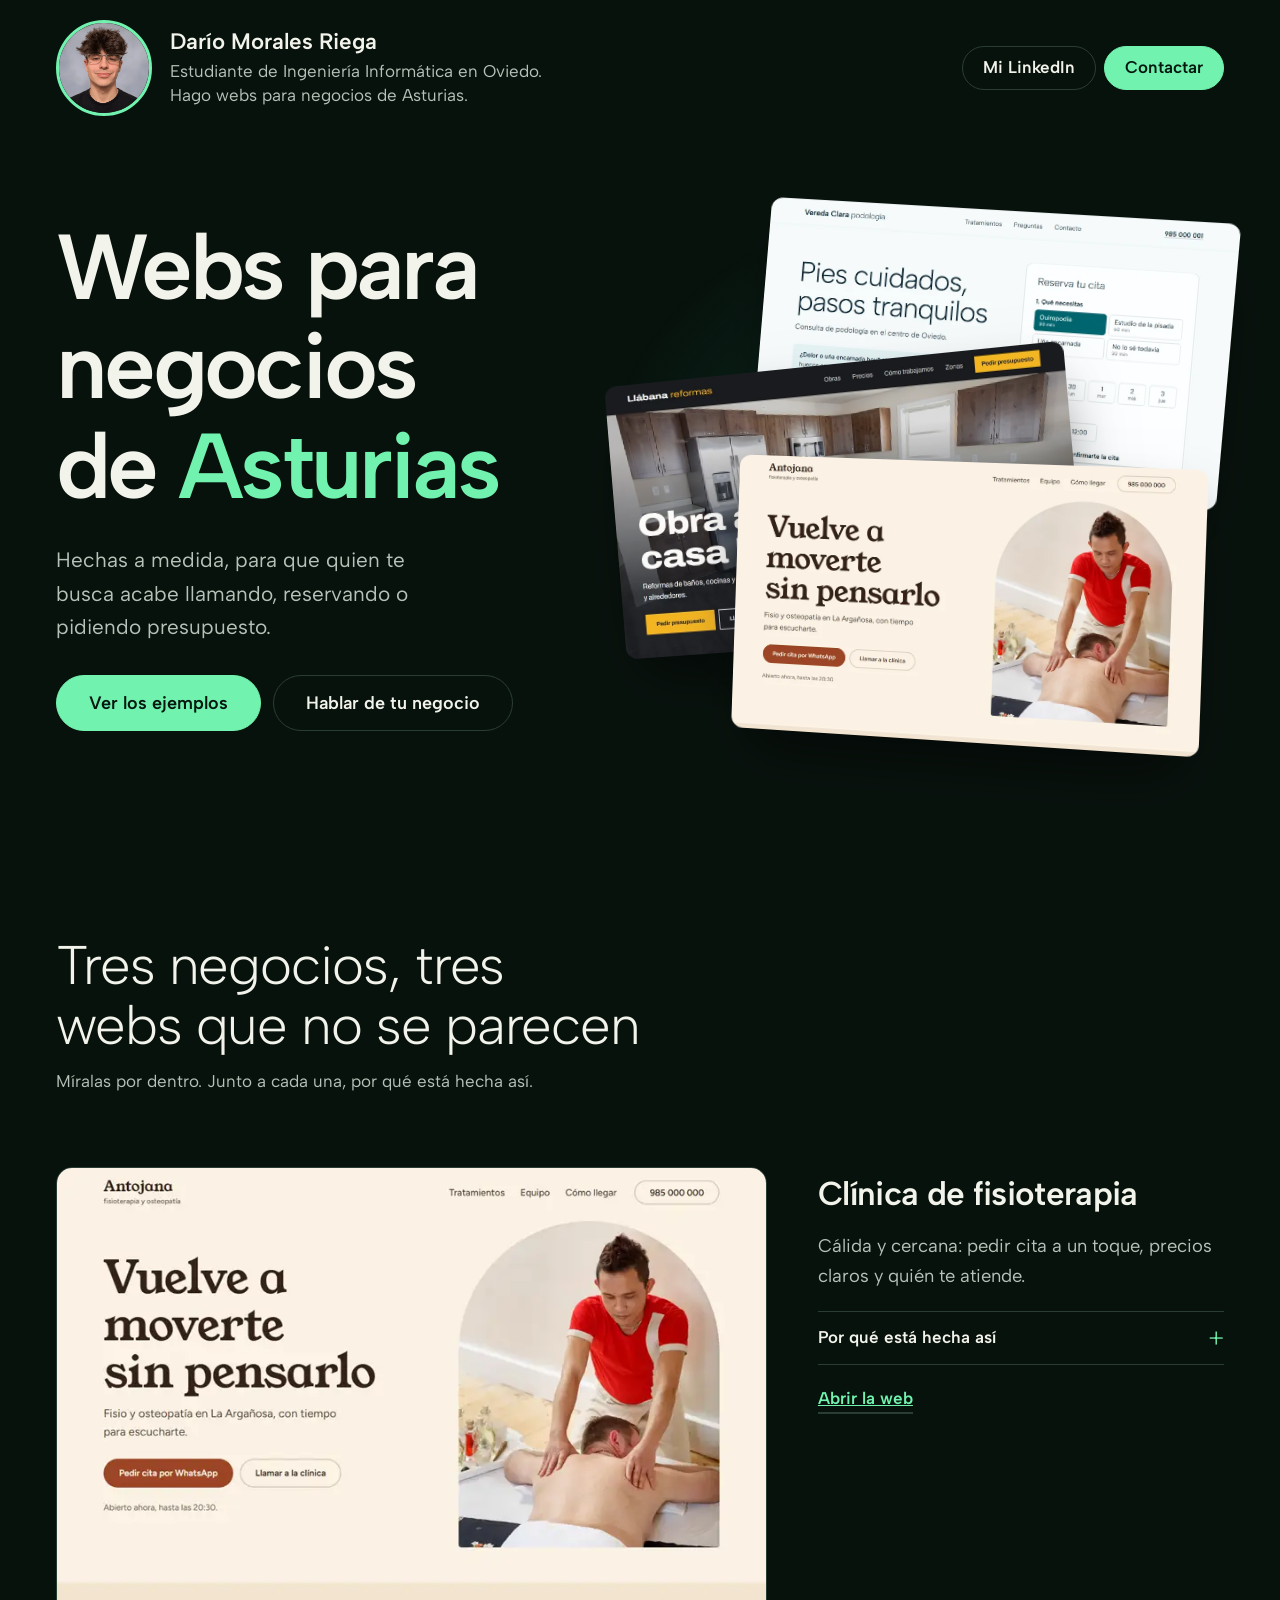
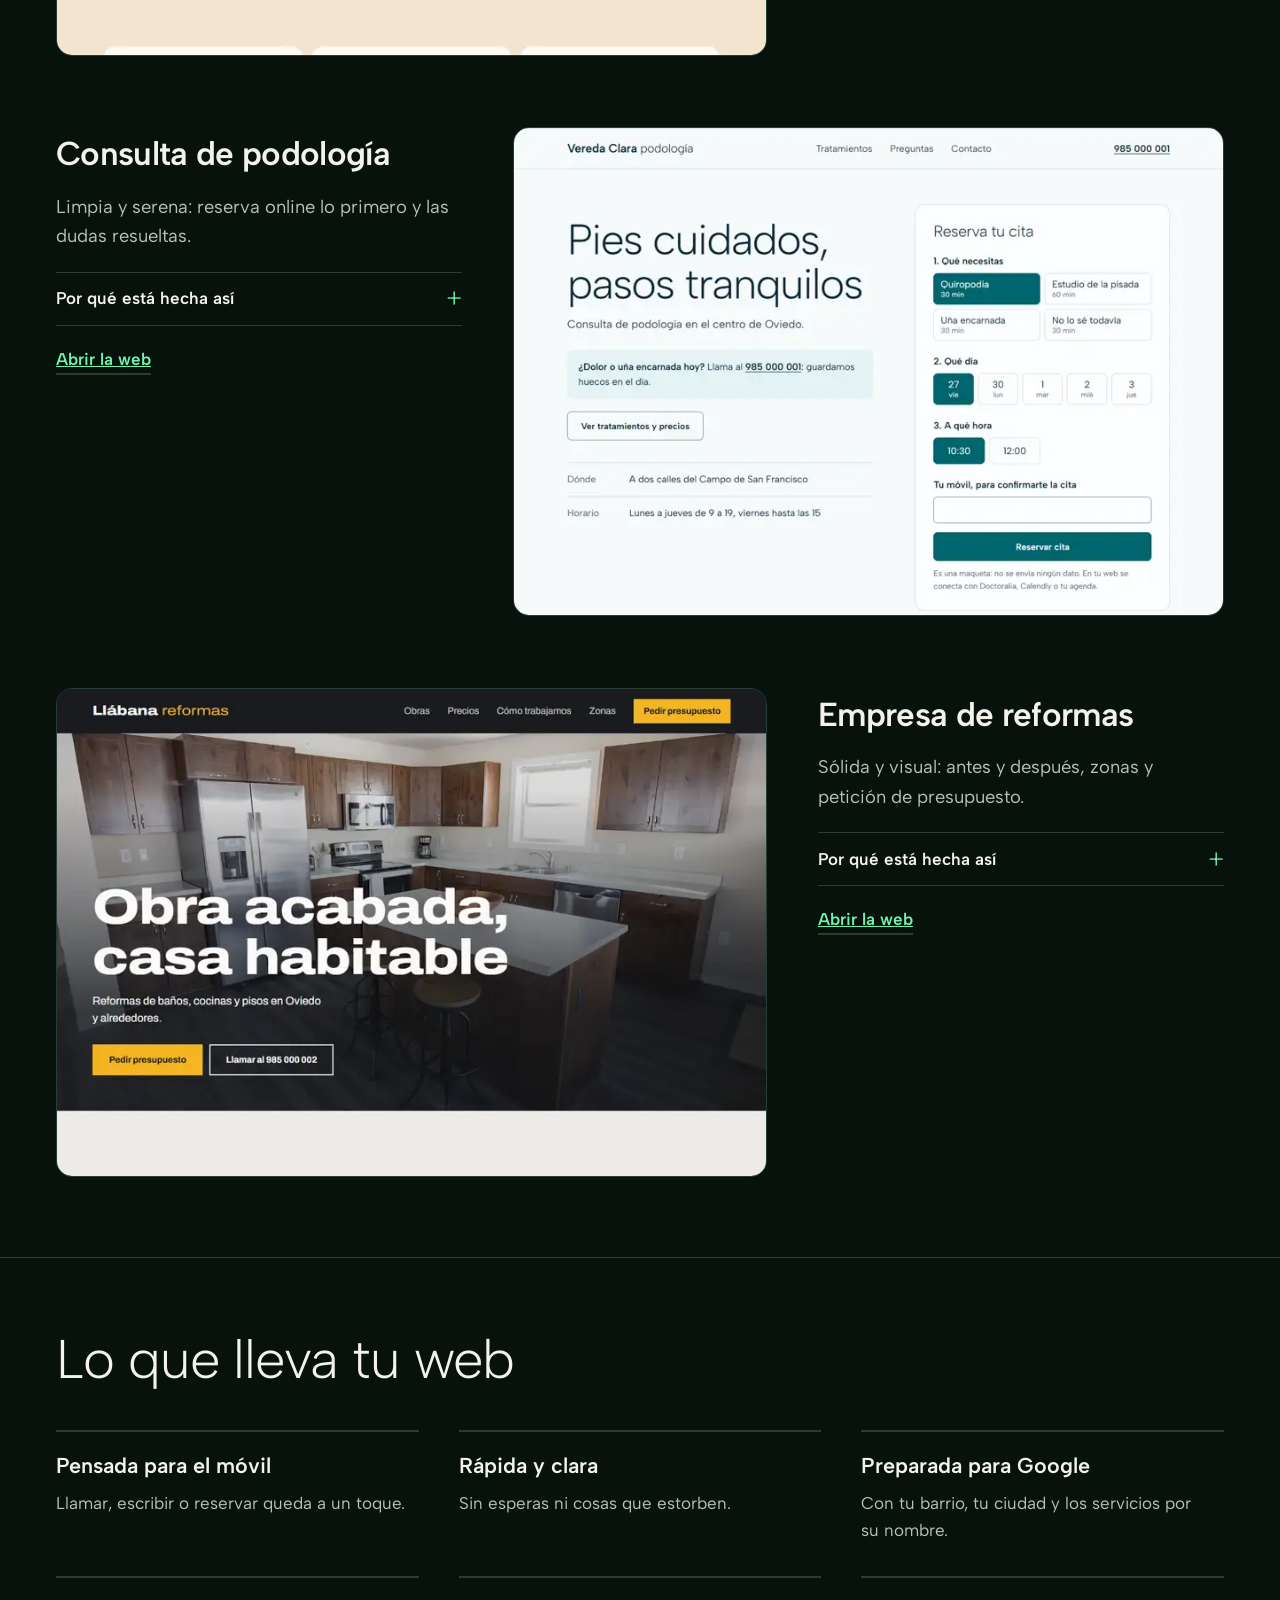
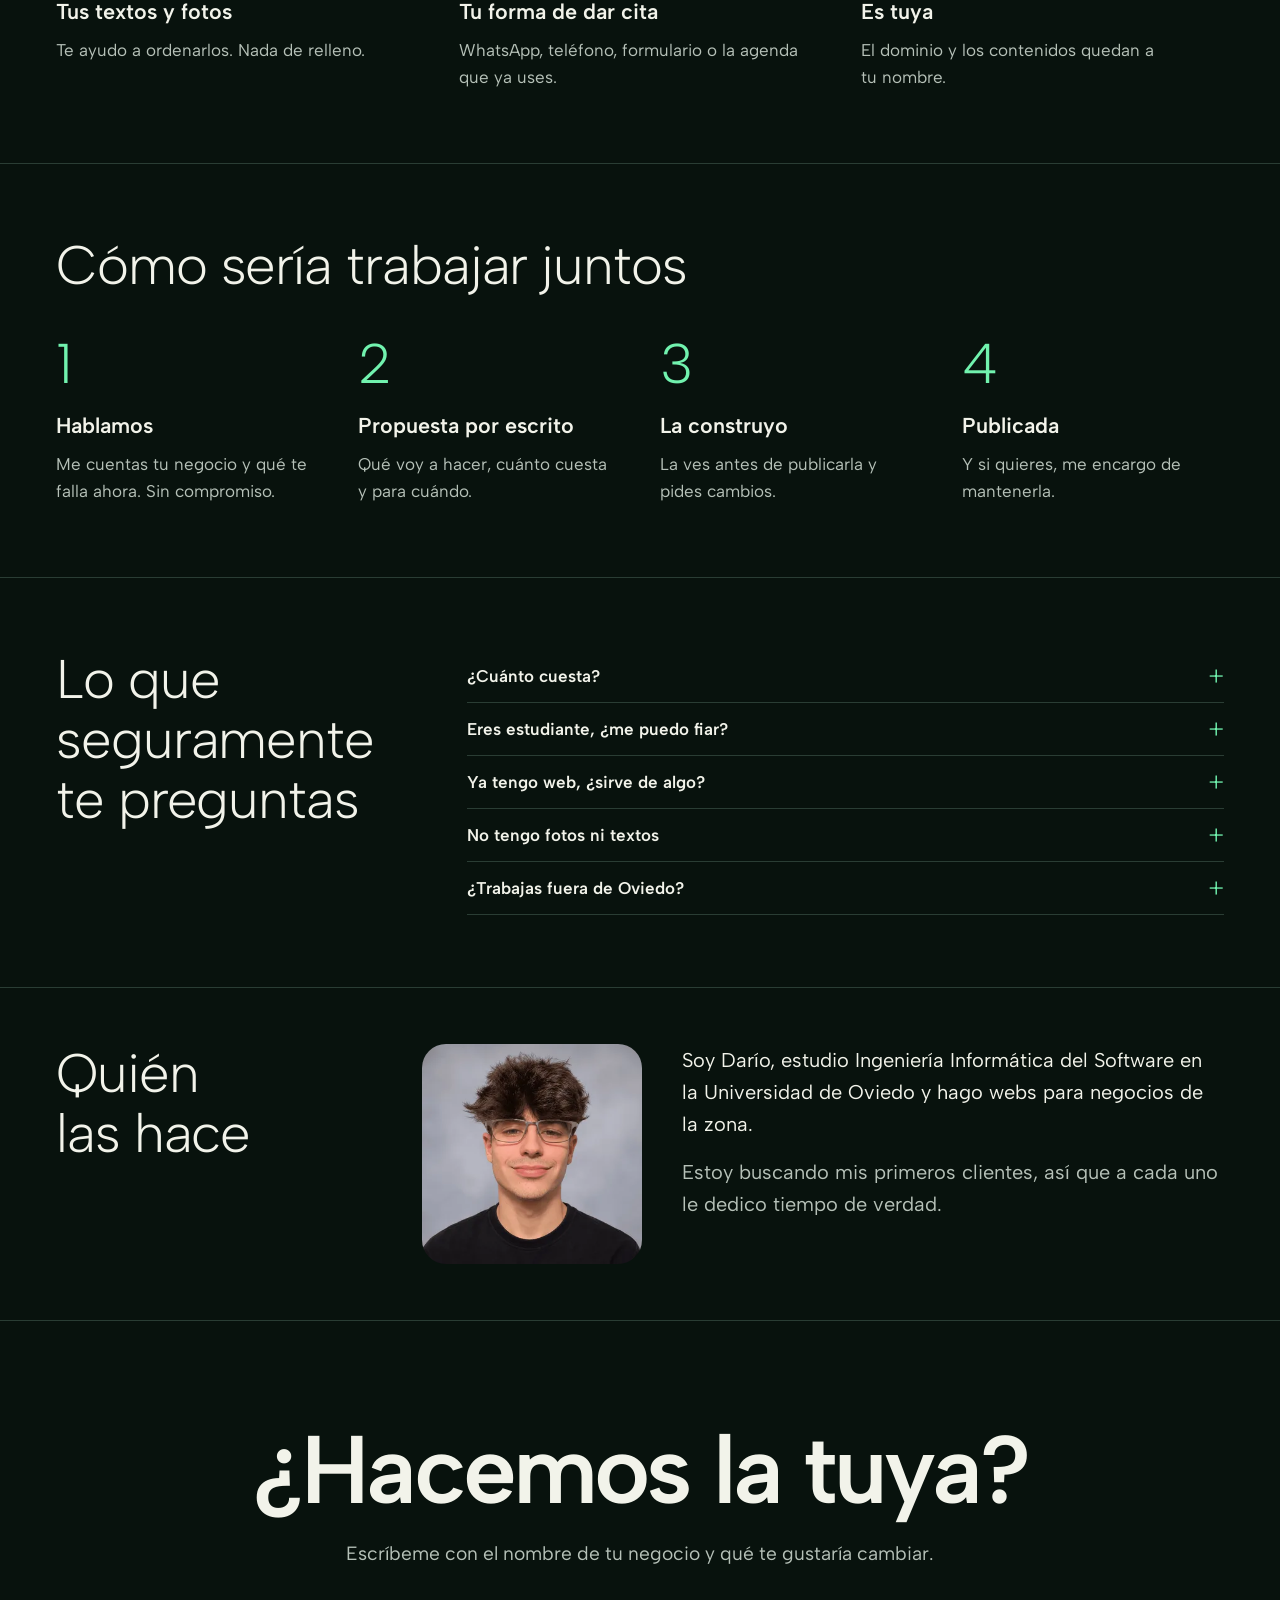
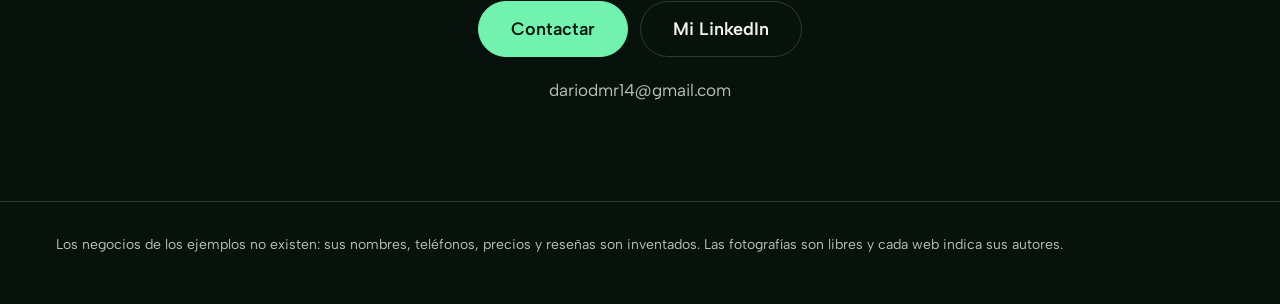
<file: index.html>
<!doctype html>
<html lang="es">
<head>
  <meta charset="utf-8">
  <meta name="viewport" content="width=device-width, initial-scale=1">
  <title>Diseño web en Oviedo y Asturias | Darío Morales Riega</title>
  <meta name="description" content="Diseño de páginas web en Oviedo para clínicas, consultas, reformas y otros negocios de Asturias. Trato directo con Darío Morales Riega. Mira tres ejemplos.">
  <link rel="canonical" href="https://dariodmr14.github.io/webs-ejemplos/">
  <script type="application/ld+json">
  {"@context":"https://schema.org","@type":"Person","name":"Darío Morales Riega","jobTitle":"Diseño y desarrollo web","image":"https://dariodmr14.github.io/webs-ejemplos/img/dario-528.webp","url":"https://dariodmr14.github.io/webs-ejemplos/","email":"mailto:dariodmr14@gmail.com","sameAs":["https://www.linkedin.com/in/dario-morales-riega"],"address":{"@type":"PostalAddress","addressLocality":"Oviedo","addressRegion":"Asturias","addressCountry":"ES"}}
  </script>
  <meta property="og:type" content="website">
  <meta property="og:locale" content="es_ES">
  <meta property="og:title" content="Darío Morales Riega — webs para negocios de Asturias">
  <meta property="og:description" content="Tres webs de ejemplo para clínicas, consultas y reformas.">
  <meta property="og:image" content="https://dariodmr14.github.io/webs-ejemplos/img/og.jpg">
  <meta name="theme-color" content="#0b1411">
  <link rel="icon" href="data:image/svg+xml,%3Csvg xmlns='http://www.w3.org/2000/svg' viewBox='0 0 32 32'%3E%3Crect width='32' height='32' fill='%230b1411'/%3E%3Cpath d='M9 7h6c7 0 10 4 10 9s-3 9-10 9H9z' fill='%237df0b0'/%3E%3C/svg%3E">
  <link rel="preload" href="fonts/albert-300_600.woff2" as="font" type="font/woff2" crossorigin>
  <link rel="stylesheet" href="styles.css?v=085613ee">
</head>
<body>
  <a class="skip" href="#ejemplos">Saltar a los ejemplos</a>
  <header class="wrap top">
    <div class="me">
      <img src="img/dario-176.webp" srcset="img/dario-176.webp 176w, img/dario-352.webp 352w, img/dario-528.webp 528w" sizes="(min-width: 40rem) 96px, 72px" width="96" height="96" alt="Foto de Darío Morales Riega" fetchpriority="high">
      <div>
        <p class="name">Darío Morales Riega</p>
        <p class="role">Estudiante de Ingeniería Informática en Oviedo. Hago webs para negocios de Asturias.</p>
      </div>
    </div>
    <nav aria-label="Principal">
      <a class="btn btn--line see" href="#ejemplos">Ver ejemplos</a>
      <a class="btn btn--line" href="https://www.linkedin.com/in/dario-morales-riega" target="_blank" rel="noopener">Mi LinkedIn</a>
      <a class="btn" href="mailto:dariodmr14@gmail.com?subject=Web%20para%20mi%20negocio">Contactar</a>
    </nav>
  </header>

  <main>
    <section class="hero wrap">
      <div>
        <h1>
          <span class="line"><span>Webs para</span></span>
          <span class="line"><span>negocios</span></span>
          <span class="line"><span>de <em>Asturias</em></span></span>
        </h1>
        <p class="lead">Hechas a medida, para que quien te busca acabe llamando, reservando o pidiendo presupuesto.</p>
        <div class="actions">
          <a class="btn btn--big hero__see" href="#ejemplos">Ver los ejemplos</a>
          <a class="btn btn--big btn--line" href="#contacto">Hablar de tu negocio</a>
        </div>
      </div>
      <div class="fan">
        <a class="card card--1" href="podologia/index.html"><img src="img/podologia.webp" width="900" height="536" alt="Ejemplo: consulta de podología"></a>
        <a class="card card--2" href="reformas/index.html"><img src="img/reformas.webp" width="900" height="536" alt="Ejemplo: empresa de reformas"></a>
        <a class="card card--3" href="fisio/index.html"><img src="img/fisio.webp" width="900" height="536" alt="Ejemplo: clínica de fisioterapia" fetchpriority="high"></a>
      </div>
    </section>

    <section class="works wrap" id="ejemplos" aria-labelledby="e-t">
      <h2 id="e-t">Tres negocios, tres webs que no se parecen</h2>
      <p class="hint">Míralas por dentro. Junto a cada una, por qué está hecha así.</p>

      <article class="work">
        <a class="peek" href="fisio/index.html" aria-label="Abrir la web de ejemplo de fisioterapia"><img src="img/fisio-larga.webp" width="800" height="3680" alt="Recorrido por la web de ejemplo de fisioterapia" loading="lazy"></a>
        <div>
          <h3>Clínica de fisioterapia</h3>
          <p>Cálida y cercana: pedir cita a un toque, precios claros y quién te atiende.</p>
          <details>
            <summary>Por qué está hecha así</summary>
            <dl><div><dt>Pedir cita, a un toque</dt><dd>Quien tiene dolor quiere cita ya. WhatsApp y teléfono están arriba y, en el móvil, siempre a la vista.</dd></div><div><dt>Precios a la vista</dt><dd>Es lo que más se pregunta antes de reservar. Si no aparece, mucha gente no llama.</dd></div><div><dt>Quién te va a tratar</dt><dd>En fisioterapia se elige a una persona, no un local.</dd></div><div><dt>Cómo llegar y horario</dt><dd>Quien busca «fisio cerca» decide por barrio y por hora. También ayuda a salir en Google.</dd></div></dl>
          </details>
          <a class="work__go" href="fisio/index.html">Abrir la web</a>
        </div>
      </article>
      <article class="work work--flip">
        <a class="peek" href="podologia/index.html" aria-label="Abrir la web de ejemplo de podología"><img src="img/podologia-larga.webp" width="800" height="2844" alt="Recorrido por la web de ejemplo de podología" loading="lazy"></a>
        <div>
          <h3>Consulta de podología</h3>
          <p>Limpia y serena: reserva online lo primero y las dudas resueltas.</p>
          <details>
            <summary>Por qué está hecha así</summary>
            <dl><div><dt>Reservar es lo primero que se ve</dt><dd>Cuantos menos pasos, más citas: es la decisión que más clientes puede traer. Quien busca de noche reserva sin esperar a que abráis.</dd></div><div><dt>Aviso para urgencias</dt><dd>Quien tiene dolor hoy no reserva para la semana que viene: llama.</dd></div><div><dt>Tratamientos con su nombre</dt><dd>«Uña encarnada» o «estudio de la pisada» es lo que la gente escribe en Google.</dd></div><div><dt>Preguntas frecuentes</dt><dd>Quitan el miedo antes de venir y ahorran llamadas repetidas.</dd></div><div><dt>Colores claros y letra grande</dt><dd>Transmite limpieza y se lee bien a cualquier edad.</dd></div></dl>
          </details>
          <a class="work__go" href="podologia/index.html">Abrir la web</a>
        </div>
      </article>
      <article class="work">
        <a class="peek" href="reformas/index.html" aria-label="Abrir la web de ejemplo de reformas"><img src="img/reformas-larga.webp" width="800" height="3546" alt="Recorrido por la web de ejemplo de reformas" loading="lazy"></a>
        <div>
          <h3>Empresa de reformas</h3>
          <p>Sólida y visual: antes y después, zonas y petición de presupuesto.</p>
          <details>
            <summary>Por qué está hecha así</summary>
            <dl><div><dt>Antes y después</dt><dd>Nadie contrata una reforma sin ver cómo quedan las obras.</dd></div><div><dt>Precios «desde» y qué incluye</dt><dd>El miedo es al sobrecoste. Decirlo claro filtra curiosos y da confianza.</dd></div><div><dt>Presupuesto sin llamar</dt><dd>Muchos comparan por la noche. El formulario recoge lo justo para saber si la obra encaja.</dd></div><div><dt>Zonas donde trabajáis</dt><dd>Evita llamadas de fuera y ayuda a salir al buscar «reformas» más el nombre del concejo.</dd></div><div><dt>Cómo se trabaja, paso a paso</dt><dd>El miedo en una obra son los retrasos y los extras. Explicarlo genera confianza.</dd></div></dl>
          </details>
          <a class="work__go" href="reformas/index.html">Abrir la web</a>
        </div>
      </article>
    </section>

    <section class="gets wrap" aria-labelledby="g-t">
      <h2 id="g-t">Lo que lleva tu web</h2>
      <ul>
        <li><h3>Pensada para el móvil</h3><p>Llamar, escribir o reservar queda a un toque.</p></li>
        <li><h3>Rápida y clara</h3><p>Sin esperas ni cosas que estorben.</p></li>
        <li><h3>Preparada para Google</h3><p>Con tu barrio, tu ciudad y los servicios por su nombre.</p></li>
        <li><h3>Tus textos y fotos</h3><p>Te ayudo a ordenarlos. Nada de relleno.</p></li>
        <li><h3>Tu forma de dar cita</h3><p>WhatsApp, teléfono, formulario o la agenda que ya uses.</p></li>
        <li><h3>Es tuya</h3><p>El dominio y los contenidos quedan a tu nombre.</p></li>
      </ul>
    </section>

    <section class="steps wrap" aria-labelledby="s-t">
      <h2 id="s-t">Cómo sería trabajar juntos</h2>
      <ol>
        <li><h3>Hablamos</h3><p>Me cuentas tu negocio y qué te falla ahora. Sin compromiso.</p></li>
        <li><h3>Propuesta por escrito</h3><p>Qué voy a hacer, cuánto cuesta y para cuándo.</p></li>
        <li><h3>La construyo</h3><p>La ves antes de publicarla y pides cambios.</p></li>
        <li><h3>Publicada</h3><p>Y si quieres, me encargo de mantenerla.</p></li>
      </ol>
    </section>

    <section class="faq wrap" aria-labelledby="q-t">
      <h2 id="q-t">Lo que seguramente te preguntas</h2>
      <div>
        <details><summary>¿Cuánto cuesta?</summary><p>Depende de lo que necesites. Lo sabrás por escrito antes de decidir nada.</p></details>
        <details><summary>Eres estudiante, ¿me puedo fiar?</summary><p>Estoy empezando y no lo escondo. Por eso tienes tres ejemplos delante, hablas siempre conmigo y ves la web antes de publicarla.</p></details>
        <details><summary>Ya tengo web, ¿sirve de algo?</summary><p>Si en el móvil cuesta leerla o no se ve cómo contactar, sí. Te digo qué cambiaría y tú decides.</p></details>
        <details><summary>No tengo fotos ni textos</summary><p>Lo preparamos juntos. Unas fotos reales hechas con el móvil suelen servir para empezar.</p></details>
        <details><summary>¿Trabajas fuera de Oviedo?</summary><p>Sí, en el resto de Asturias también.</p></details>
      </div>
    </section>

    <section class="about wrap" aria-labelledby="a-t">
      <h2 id="a-t">Quién las hace</h2>
      <img class="portrait" src="img/dario-352.webp" srcset="img/dario-352.webp 352w, img/dario-528.webp 528w" sizes="220px" width="220" height="220" alt="" loading="lazy">
      <div>
        <p>Soy Darío, estudio Ingeniería Informática del Software en la Universidad de Oviedo y hago webs para negocios de la zona.</p>
        <p>Estoy buscando mis primeros clientes, así que a cada uno le dedico tiempo de verdad.</p>
      </div>
    </section>

    <section class="close wrap" id="contacto" aria-labelledby="c-t">
      <h2 id="c-t">¿Hacemos la tuya?</h2>
      <p class="ask">Escríbeme con el nombre de tu negocio y qué te gustaría cambiar.</p>
      <div class="actions">
        <a class="btn btn--big" href="mailto:dariodmr14@gmail.com?subject=Web%20para%20mi%20negocio">Contactar</a>
        <a class="btn btn--big btn--line" href="https://www.linkedin.com/in/dario-morales-riega" target="_blank" rel="noopener">Mi LinkedIn</a>
      </div>
      <p class="mail">dariodmr14@gmail.com</p>
    </section>
  </main>

  <footer class="wrap foot">
    <p>Los negocios de los ejemplos no existen: sus nombres, teléfonos, precios y reseñas son inventados. Las fotografías son libres y cada web indica sus autores.</p>
  </footer>
  <script src="main.js?v=bdf601a2" defer></script>
</body>
</html>
</file>
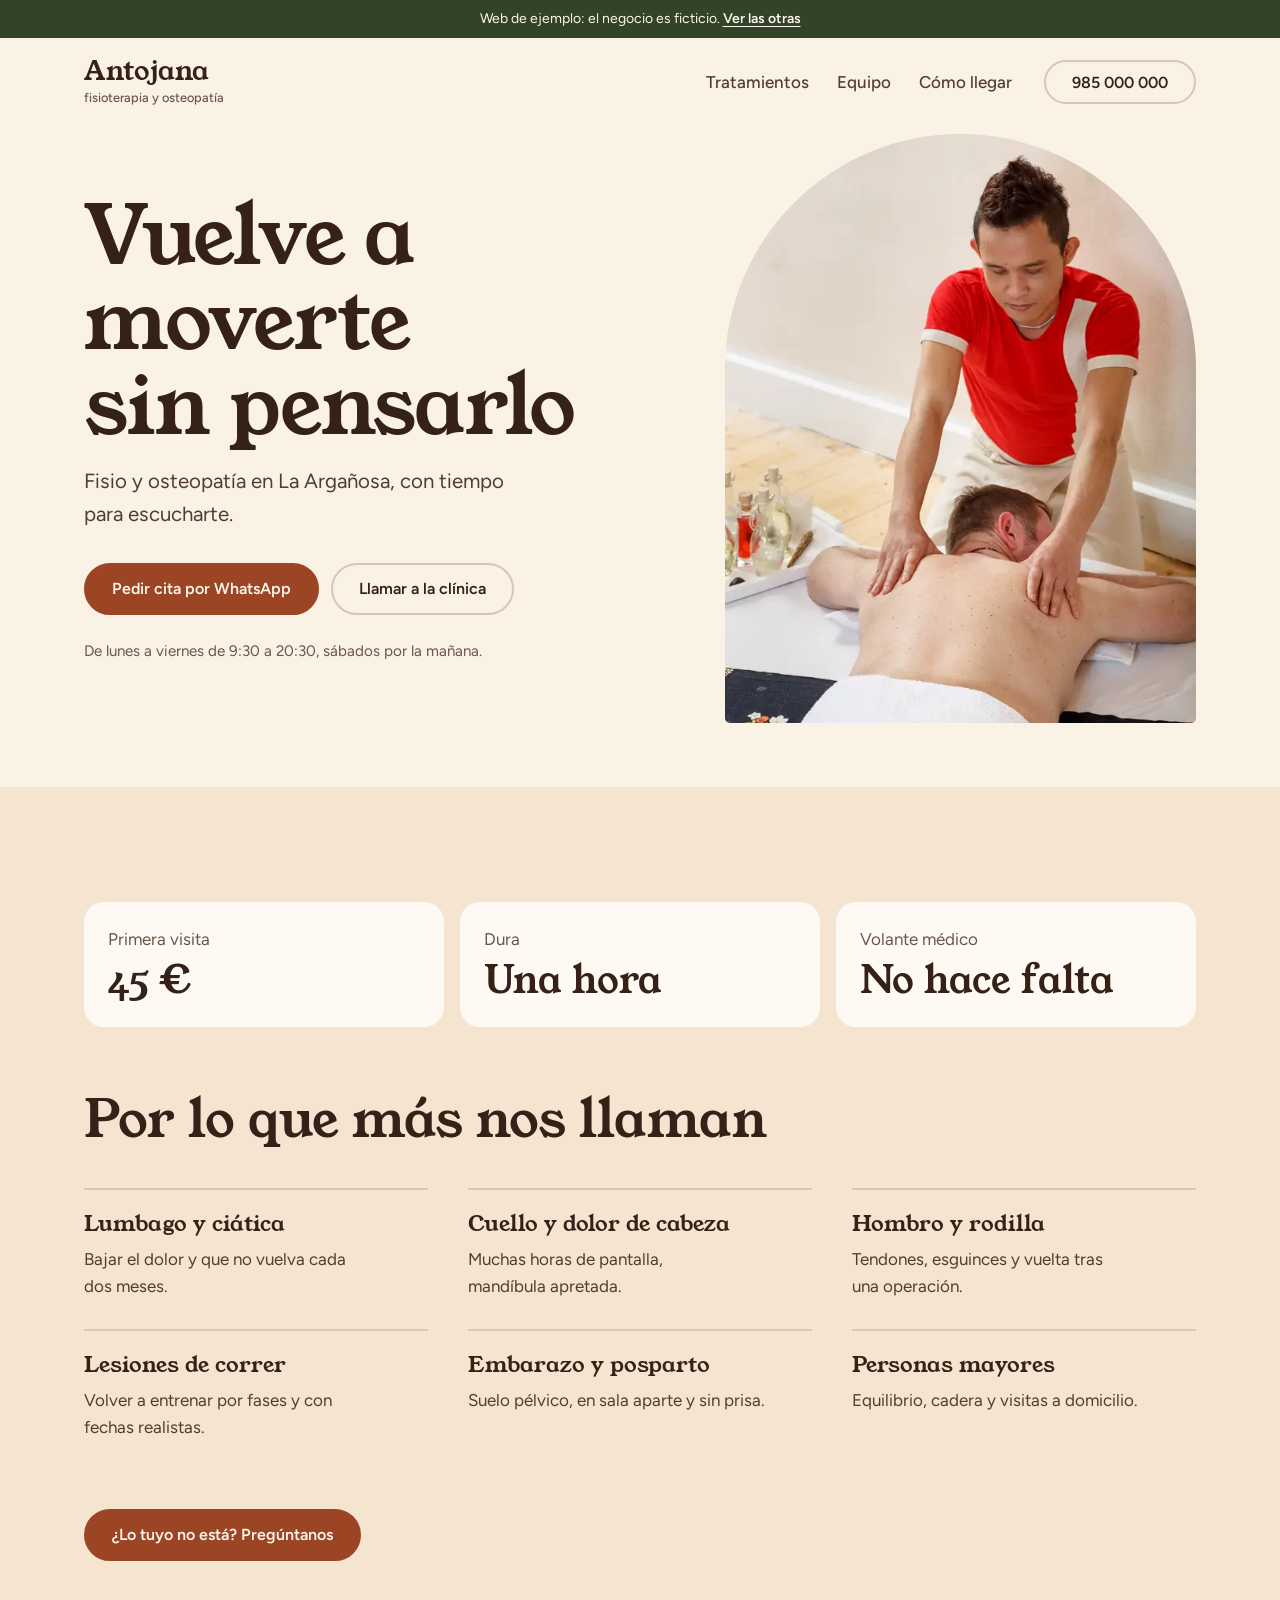
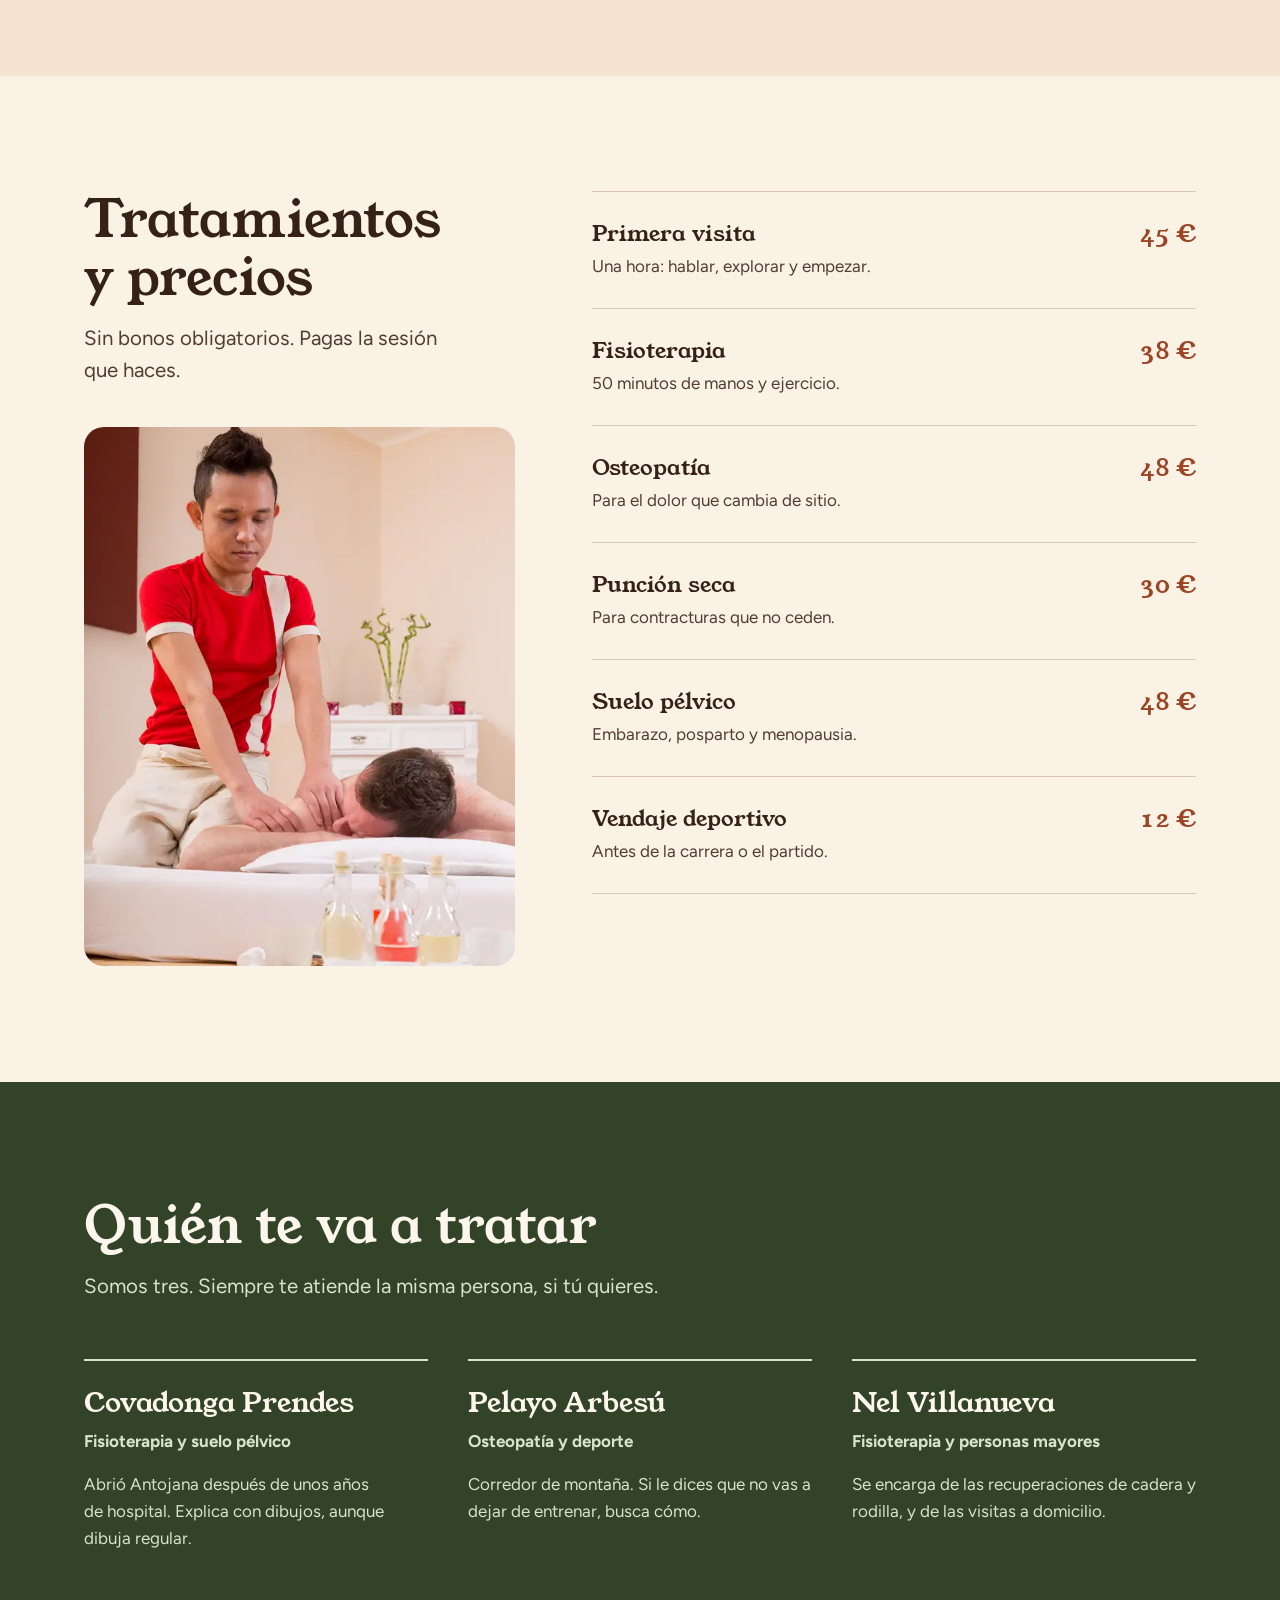
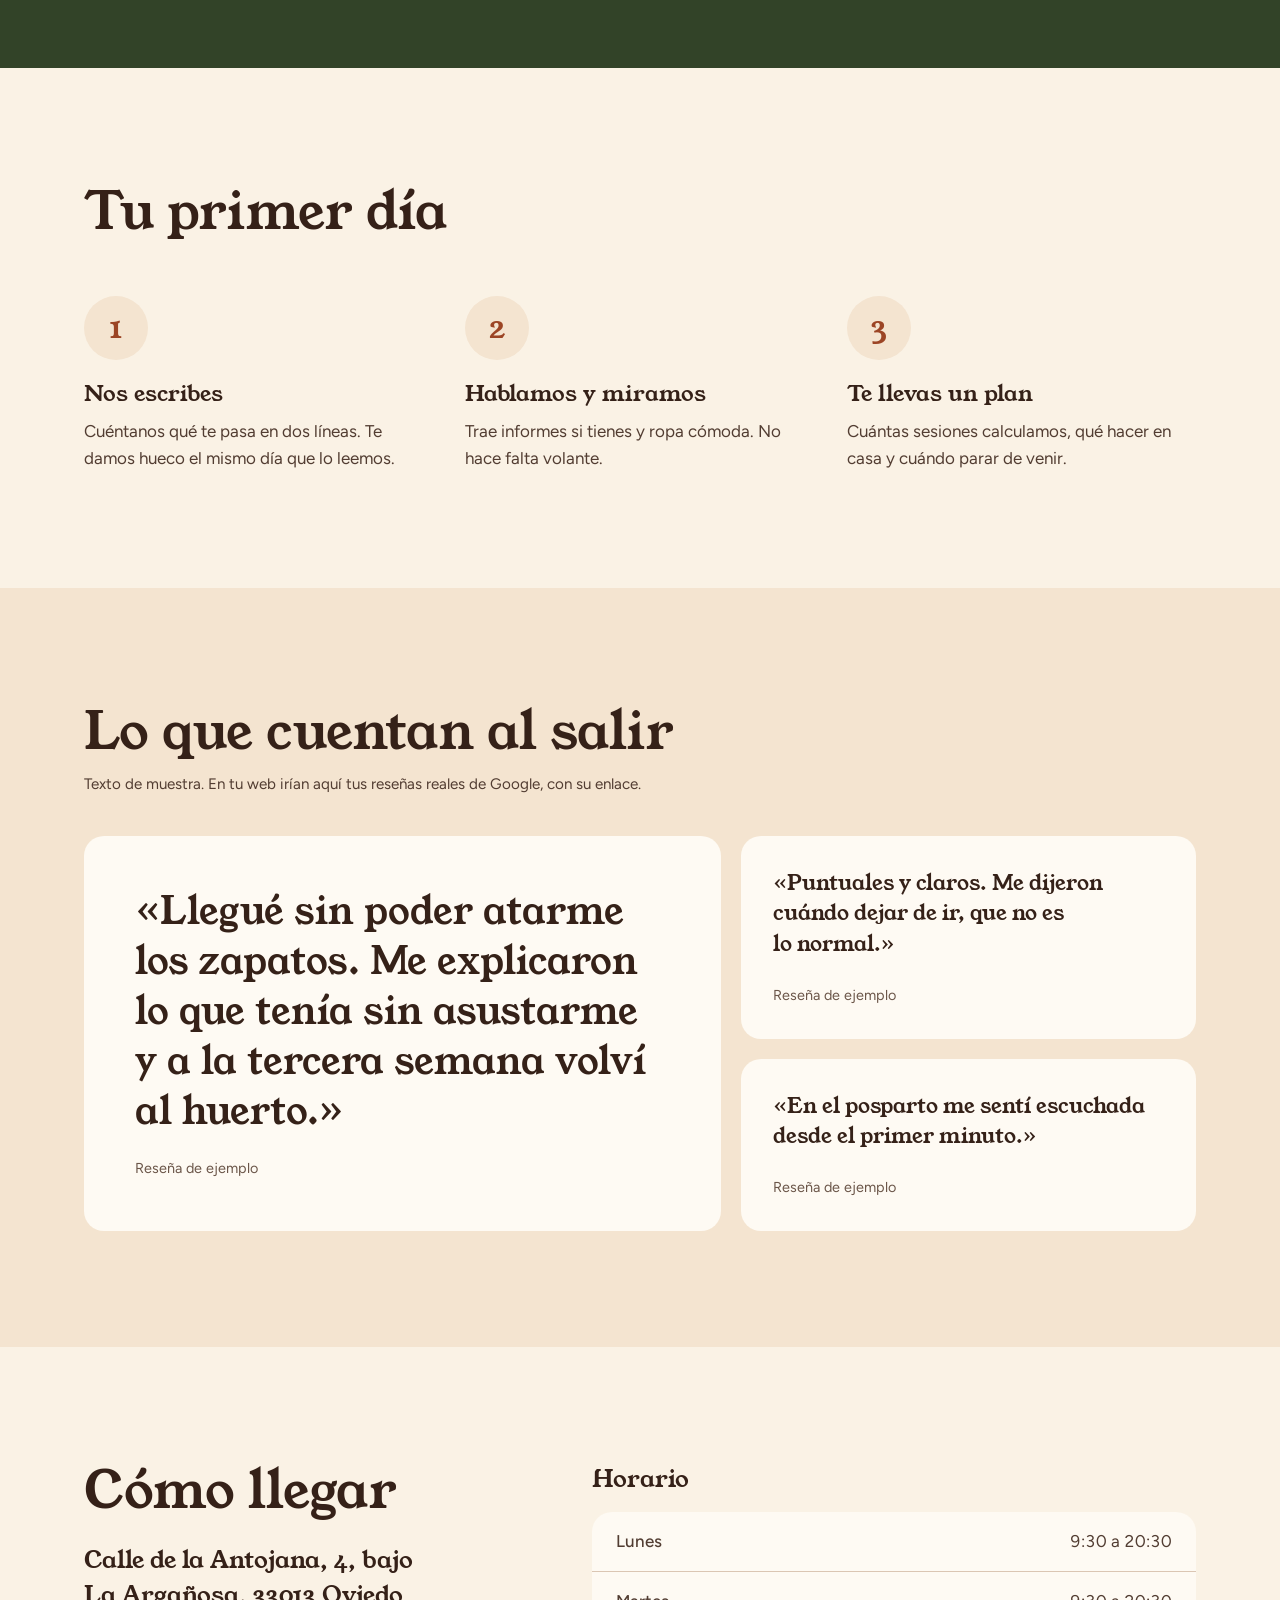
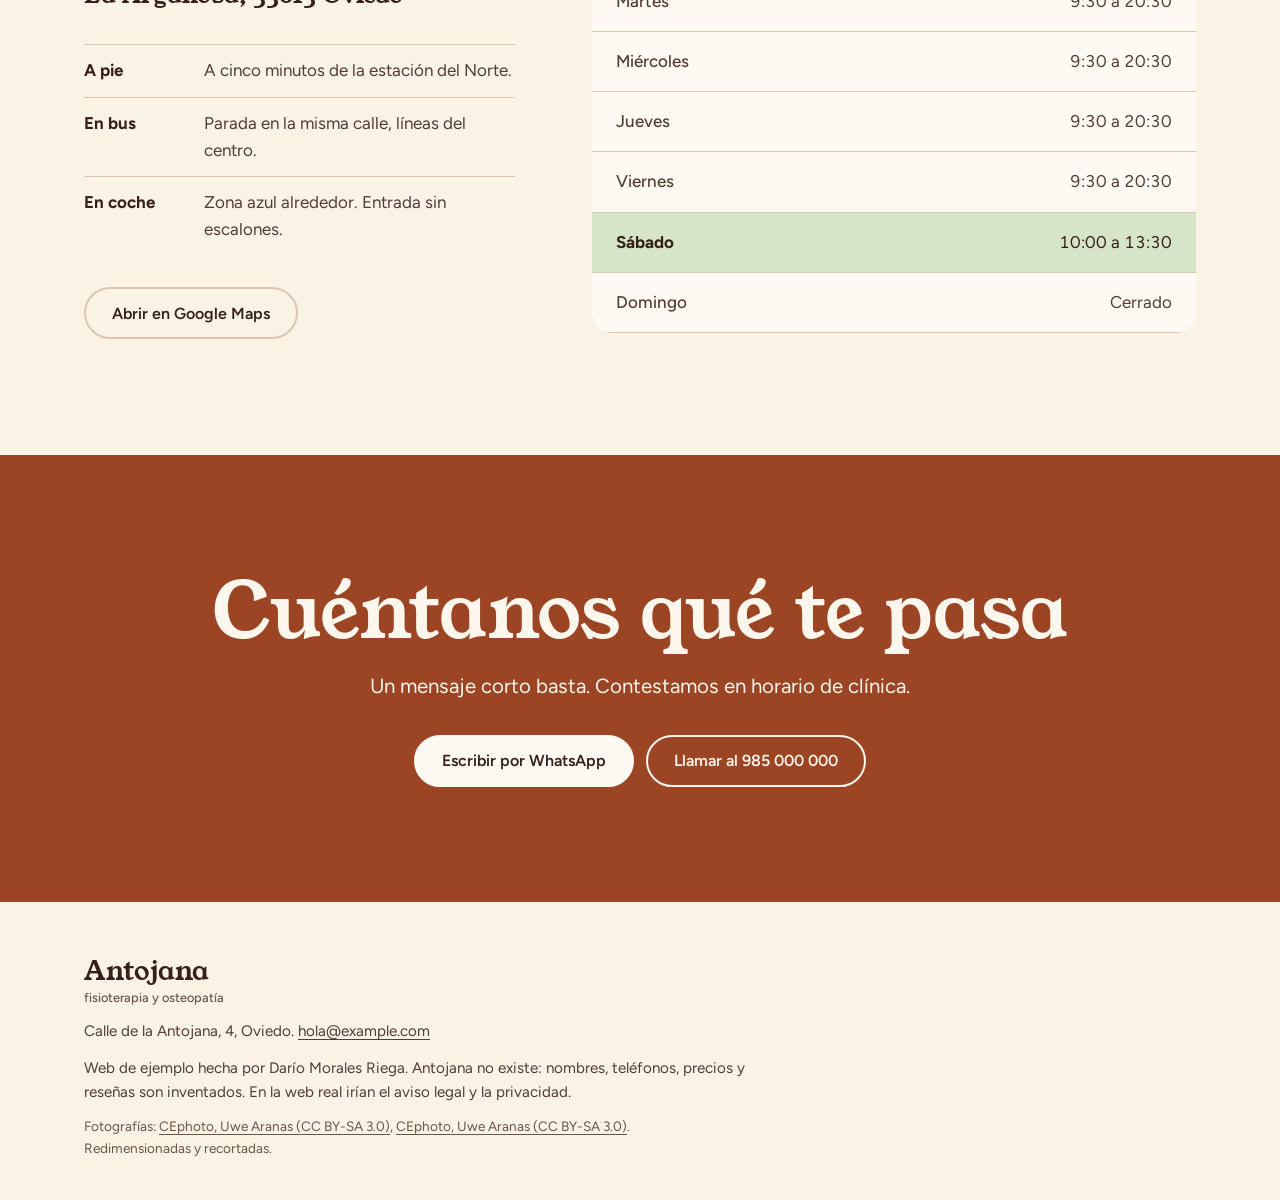
<file: fisio/index.html>
<!doctype html>
<html lang="es">
<head>
  <meta charset="utf-8">
  <meta name="viewport" content="width=device-width, initial-scale=1">
  <title>Fisioterapia y osteopatía en La Argañosa, Oviedo | Antojana</title>
  <meta name="description" content="Fisioterapia y osteopatía en La Argañosa (Oviedo): espalda, cuello, rodilla, suelo pélvico y lesiones deportivas. Cita por WhatsApp o teléfono.">
  <!-- Negocio ficticio: fuera de buscadores a propósito. Quitar en la web de un cliente. -->
  <meta name="robots" content="noindex">
  <meta property="og:type" content="website">
  <meta property="og:locale" content="es_ES">
  <meta property="og:title" content="Antojana, fisioterapia y osteopatía en Oviedo">
  <meta property="og:description" content="Web de ejemplo de una clínica de fisioterapia (negocio ficticio).">
  <meta property="og:image" content="https://dariodmr14.github.io/webs-ejemplos/fisio/img/espalda-1000.webp">
  <meta name="theme-color" content="#f8f1e7">
  <link rel="icon" href="favicon.svg" type="image/svg+xml">
  <link rel="preload" href="fonts/youngserif-400.woff2" as="font" type="font/woff2" crossorigin>
  <link rel="preload" href="fonts/figtree-400_700.woff2" as="font" type="font/woff2" crossorigin>
  <link rel="stylesheet" href="styles.css?v=03424190">
  <script type="application/ld+json">
  {"@context":"https://schema.org","@type":"Physiotherapy","name":"Antojana Fisioterapia y Osteopatía (ejemplo ficticio)","telephone":"+34985000000","address":{"@type":"PostalAddress","streetAddress":"Calle de la Antojana, 4","addressLocality":"Oviedo","addressRegion":"Asturias","addressCountry":"ES"},"openingHours":["Mo-Fr 09:30-20:30","Sa 10:00-13:30"]}
  </script>
</head>
<body>
  <a class="skip" href="#contenido">Saltar al contenido</a>
  <p class="demo">Web de ejemplo: el negocio es ficticio. <a href="../index.html">Ver las otras</a></p>

  <header class="top">
    <div class="wrap top__in">
      <a class="brand" translate="no" href="#contenido" aria-label="Antojana, inicio">Antojana<span>fisioterapia y osteopatía</span></a>
      <nav aria-label="Principal">
        <a href="#tratamientos">Tratamientos</a>
        <a href="#equipo">Equipo</a>
        <a href="#llegar">Cómo llegar</a>
      </nav>
      <a class="btn btn--line top__tel" href="tel:+34985000000">985 000 000</a>
    </div>
  </header>

  <main id="contenido">
    <section class="hero">
      <div class="wrap hero__in">
        <div class="hero__text">
          <h1>Vuelve a moverte sin pensarlo</h1>
          <p class="lead">Fisio y osteopatía en La Argañosa, con tiempo para escucharte.</p>
          <div class="actions">
            <a class="btn" href="https://wa.me/34600000000?text=Hola%2C%20quer%C3%ADa%20pedir%20cita%20en%20Antojana." rel="noopener">Pedir cita por WhatsApp</a>
            <a class="btn btn--line" href="tel:+34985000000">Llamar a la clínica</a>
          </div>
          <p class="open" data-open role="status">De lunes a viernes de 9:30 a 20:30, sábados por la mañana.</p>
        </div>
        <figure class="arch">
          <img src="img/espalda-1000.webp" srcset="img/espalda-600.webp 600w, img/espalda-1000.webp 1000w, img/espalda-1400.webp 1400w" sizes="(min-width: 60rem) 40vw, 90vw" width="1000" height="1294" alt="Manos de un terapeuta trabajando la espalda de un paciente tumbado" fetchpriority="high">
        </figure>
      </div>
    </section>

    <section class="zonas" aria-labelledby="zonas-t">
      <div class="wrap">
        <dl class="datos">
          <div><dt>Primera visita</dt><dd>45&nbsp;€</dd></div>
          <div><dt>Dura</dt><dd>Una hora</dd></div>
          <div><dt>Volante médico</dt><dd>No hace falta</dd></div>
        </dl>
        <h2 id="zonas-t">Por lo que más nos llaman</h2>
        <ul class="motivos">
          <li><h3>Lumbago y ciática</h3><p>Bajar el dolor y que no vuelva cada dos meses.</p></li>
          <li><h3>Cuello y dolor de cabeza</h3><p>Muchas horas de pantalla, mandíbula apretada.</p></li>
          <li><h3>Hombro y rodilla</h3><p>Tendones, esguinces y vuelta tras una operación.</p></li>
          <li><h3>Lesiones de correr</h3><p>Volver a entrenar por fases y con fechas realistas.</p></li>
          <li><h3>Embarazo y posparto</h3><p>Suelo pélvico, en sala aparte y sin prisa.</p></li>
          <li><h3>Personas mayores</h3><p>Equilibrio, cadera y visitas a domicilio.</p></li>
        </ul>
        <a class="btn" href="https://wa.me/34600000000?text=Hola%2C%20quer%C3%ADa%20saber%20si%20pod%C3%A9is%20tratar%20lo%20m%C3%ADo." rel="noopener">¿Lo tuyo no está? Pregúntanos</a>
      </div>
    </section>

    <section class="tarifas" id="tratamientos" aria-labelledby="trat-t">
      <div class="wrap split">
        <div>
          <h2 id="trat-t">Tratamientos y precios</h2>
          <p class="lead">Sin bonos obligatorios. Pagas la sesión que haces.</p>
          <figure class="photo">
            <img src="img/sala-1000.webp" srcset="img/sala-600.webp 600w, img/sala-1000.webp 1000w, img/sala-1400.webp 1400w" sizes="(min-width: 60rem) 34vw, 90vw" width="1000" height="1336" alt="Sala de tratamiento luminosa con una camilla y un paciente recibiendo terapia manual" loading="lazy">
          </figure>
        </div>
        <ul class="prices">
          <li><h3>Primera visita</h3><p class="price">45&nbsp;€</p><p>Una hora: hablar, explorar y empezar.</p></li>
          <li><h3>Fisioterapia</h3><p class="price">38&nbsp;€</p><p>50 minutos de manos y ejercicio.</p></li>
          <li><h3>Osteopatía</h3><p class="price">48&nbsp;€</p><p>Para el dolor que cambia de sitio.</p></li>
          <li><h3>Punción seca</h3><p class="price">30&nbsp;€</p><p>Para contracturas que no ceden.</p></li>
          <li><h3>Suelo pélvico</h3><p class="price">48&nbsp;€</p><p>Embarazo, posparto y menopausia.</p></li>
          <li><h3>Vendaje deportivo</h3><p class="price">12&nbsp;€</p><p>Antes de la carrera o el partido.</p></li>
        </ul>
      </div>
    </section>

    <section class="equipo" id="equipo" aria-labelledby="eq-t">
      <div class="wrap">
        <h2 id="eq-t">Quién te va a tratar</h2>
        <p class="lead">Somos tres. Siempre te atiende la misma persona, si tú quieres.</p>
        <ul class="people">
          <li><h3>Covadonga Prendes</h3><p class="role">Fisioterapia y suelo pélvico</p><p>Abrió Antojana después de unos años de hospital. Explica con dibujos, aunque dibuja regular.</p></li>
          <li><h3>Pelayo Arbesú</h3><p class="role">Osteopatía y deporte</p><p>Corredor de montaña. Si le dices que no vas a dejar de entrenar, busca cómo.</p></li>
          <li><h3>Nel Villanueva</h3><p class="role">Fisioterapia y personas mayores</p><p>Se encarga de las recuperaciones de cadera y rodilla, y de las visitas a domicilio.</p></li>
        </ul>
      </div>
    </section>

    <section class="visita" aria-labelledby="vis-t">
      <div class="wrap">
        <h2 id="vis-t">Tu primer día</h2>
        <ol class="steps">
          <li><h3>Nos escribes</h3><p>Cuéntanos qué te pasa en dos líneas. Te damos hueco el mismo día que lo leemos.</p></li>
          <li><h3>Hablamos y miramos</h3><p>Trae informes si tienes y ropa cómoda. No hace falta volante.</p></li>
          <li><h3>Te llevas un plan</h3><p>Cuántas sesiones calculamos, qué hacer en casa y cuándo parar de venir.</p></li>
        </ol>
      </div>
    </section>

    <section class="resenas" aria-labelledby="res-t">
      <div class="wrap">
        <h2 id="res-t">Lo que cuentan al salir</h2>
        <p class="muestra">Texto de muestra. En tu web irían aquí tus reseñas reales de Google, con su enlace.</p>
        <div class="quotes">
          <blockquote class="quote quote--big"><p>«Llegué sin poder atarme los zapatos. Me explicaron lo que tenía sin asustarme y a la tercera semana volví al huerto.»</p><footer>Reseña de ejemplo</footer></blockquote>
          <blockquote class="quote"><p>«Puntuales y claros. Me dijeron cuándo dejar de ir, que no es lo normal.»</p><footer>Reseña de ejemplo</footer></blockquote>
          <blockquote class="quote"><p>«En el posparto me sentí escuchada desde el primer minuto.»</p><footer>Reseña de ejemplo</footer></blockquote>
        </div>
      </div>
    </section>

    <section class="llegar" id="llegar" aria-labelledby="lle-t">
      <div class="wrap split">
        <div>
          <h2 id="lle-t">Cómo llegar</h2>
          <address>Calle de la Antojana, 4, bajo<br>La Argañosa, 33013 Oviedo</address>
          <dl class="ways">
            <div><dt>A pie</dt><dd>A cinco minutos de la estación del Norte.</dd></div>
            <div><dt>En bus</dt><dd>Parada en la misma calle, líneas del centro.</dd></div>
            <div><dt>En coche</dt><dd>Zona azul alrededor. Entrada sin escalones.</dd></div>
          </dl>
          <a class="btn btn--line" href="https://www.google.com/maps/search/?api=1&amp;query=La+Arga%C3%B1osa%2C+Oviedo" rel="noopener">Abrir en Google Maps</a>
        </div>
        <table class="hours">
          <caption>Horario</caption>
          <tbody>
            <tr data-day="1"><th scope="row">Lunes</th><td>9:30 a 20:30</td></tr>
            <tr data-day="2"><th scope="row">Martes</th><td>9:30 a 20:30</td></tr>
            <tr data-day="3"><th scope="row">Miércoles</th><td>9:30 a 20:30</td></tr>
            <tr data-day="4"><th scope="row">Jueves</th><td>9:30 a 20:30</td></tr>
            <tr data-day="5"><th scope="row">Viernes</th><td>9:30 a 20:30</td></tr>
            <tr data-day="6"><th scope="row">Sábado</th><td>10:00 a 13:30</td></tr>
            <tr data-day="0"><th scope="row">Domingo</th><td>Cerrado</td></tr>
          </tbody>
        </table>
      </div>
    </section>

    <section class="cierre" aria-labelledby="cie-t">
      <div class="wrap">
        <h2 id="cie-t">Cuéntanos qué te pasa</h2>
        <p class="lead">Un mensaje corto basta. Contestamos en horario de clínica.</p>
        <div class="actions">
          <a class="btn btn--light" href="https://wa.me/34600000000?text=Hola%2C%20quer%C3%ADa%20pedir%20cita%20en%20Antojana." rel="noopener">Escribir por WhatsApp</a>
          <a class="btn btn--ghost" href="tel:+34985000000">Llamar al 985 000 000</a>
        </div>
      </div>
    </section>
  </main>

  <footer class="foot">
    <div class="wrap">
      <p class="brand" translate="no">Antojana<span>fisioterapia y osteopatía</span></p>
      <p>Calle de la Antojana, 4, Oviedo. <a href="mailto:hola@example.com">hola@example.com</a></p>
      <p>Web de ejemplo hecha por Darío Morales Riega. Antojana no existe: nombres, teléfonos, precios y reseñas son inventados. En la web real irían el aviso legal y la privacidad.</p>
      <p class="credits" data-credits>Fotografías: <a href="https://commons.wikimedia.org/wiki/File:Ostentrop_Germany_Chanchai-Thaimassage-10.jpg">CEphoto, Uwe Aranas (CC BY-SA 3.0)</a>, <a href="https://commons.wikimedia.org/wiki/File:Ostentrop_Germany_Chanchai-Thaimassage-05.jpg">CEphoto, Uwe Aranas (CC BY-SA 3.0)</a>. Redimensionadas y recortadas.</p>
    </div>
  </footer>

  <div class="bar">
    <a class="btn" href="https://wa.me/34600000000?text=Hola%2C%20quer%C3%ADa%20pedir%20cita%20en%20Antojana." rel="noopener">WhatsApp</a>
    <a class="btn btn--line" href="tel:+34985000000">Llamar</a>
  </div>

  <script src="main.js?v=ede4df13" defer></script>
</body>
</html>
</file>
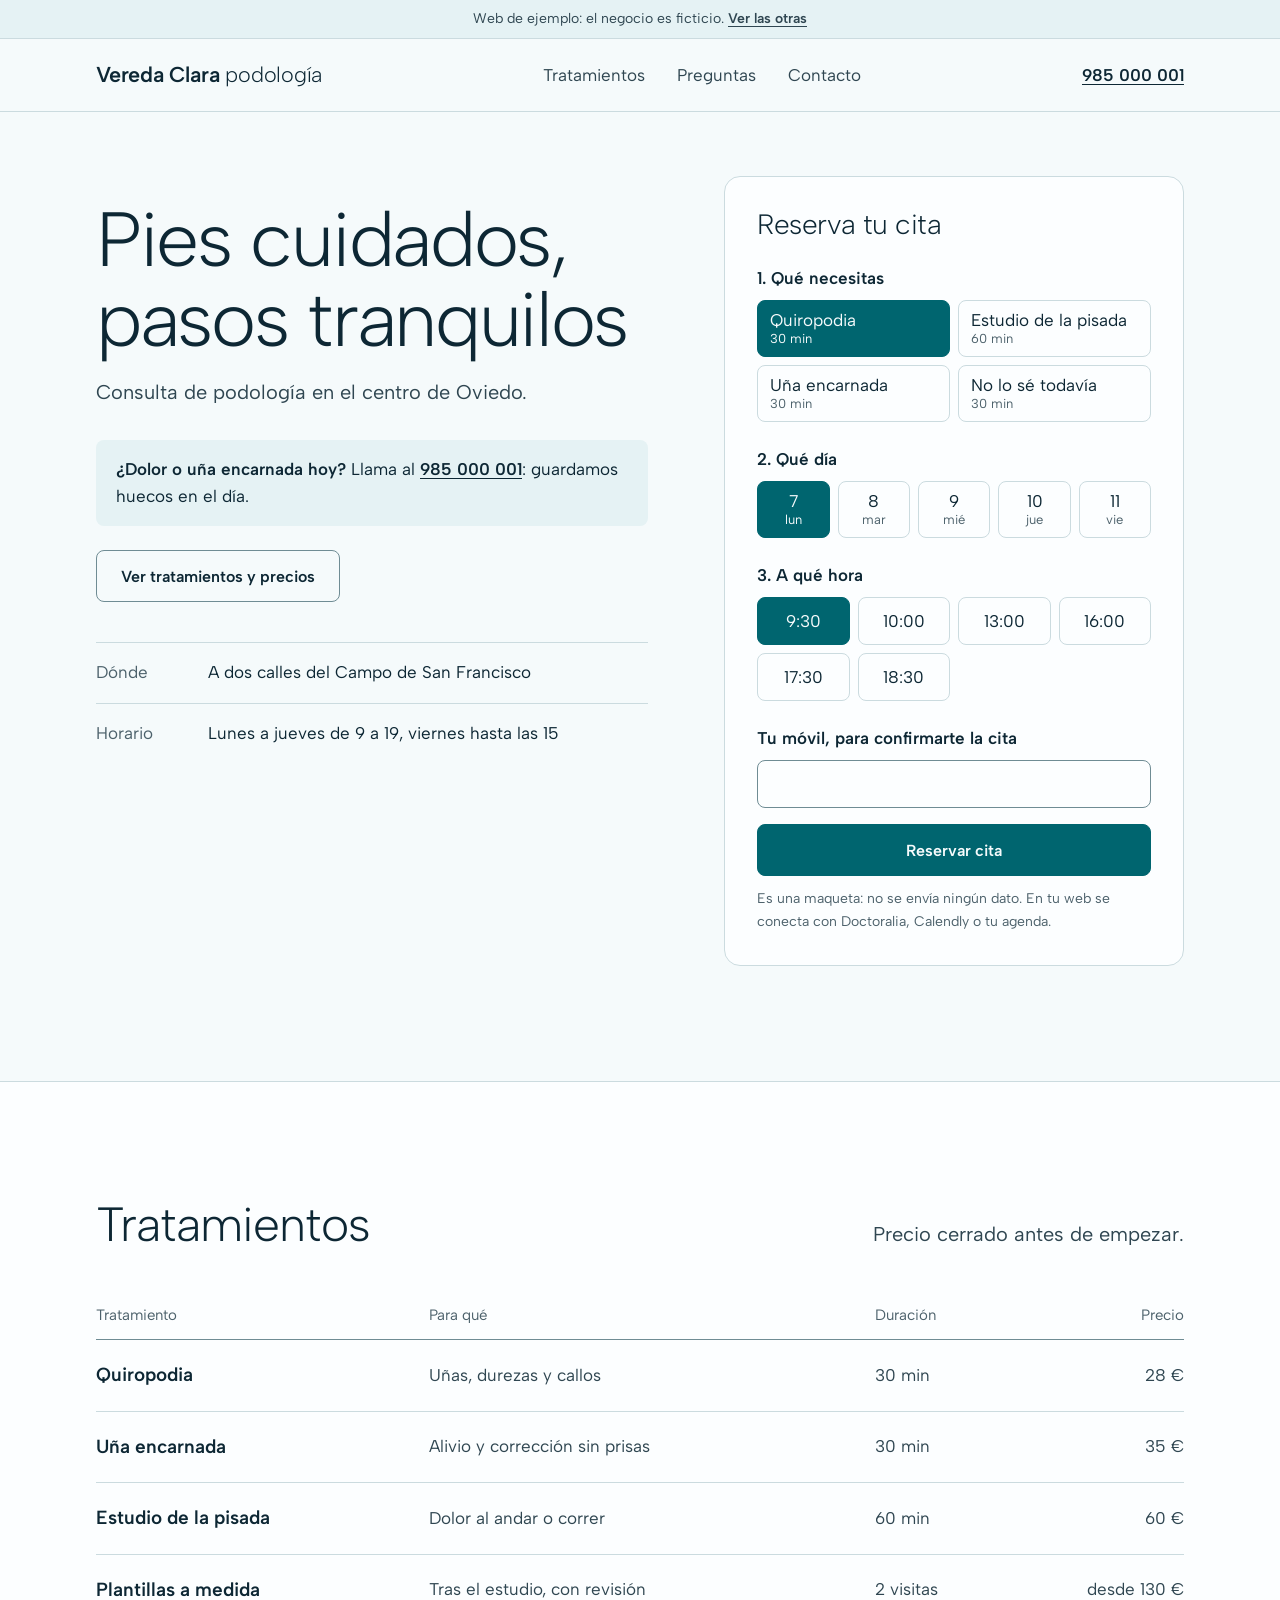
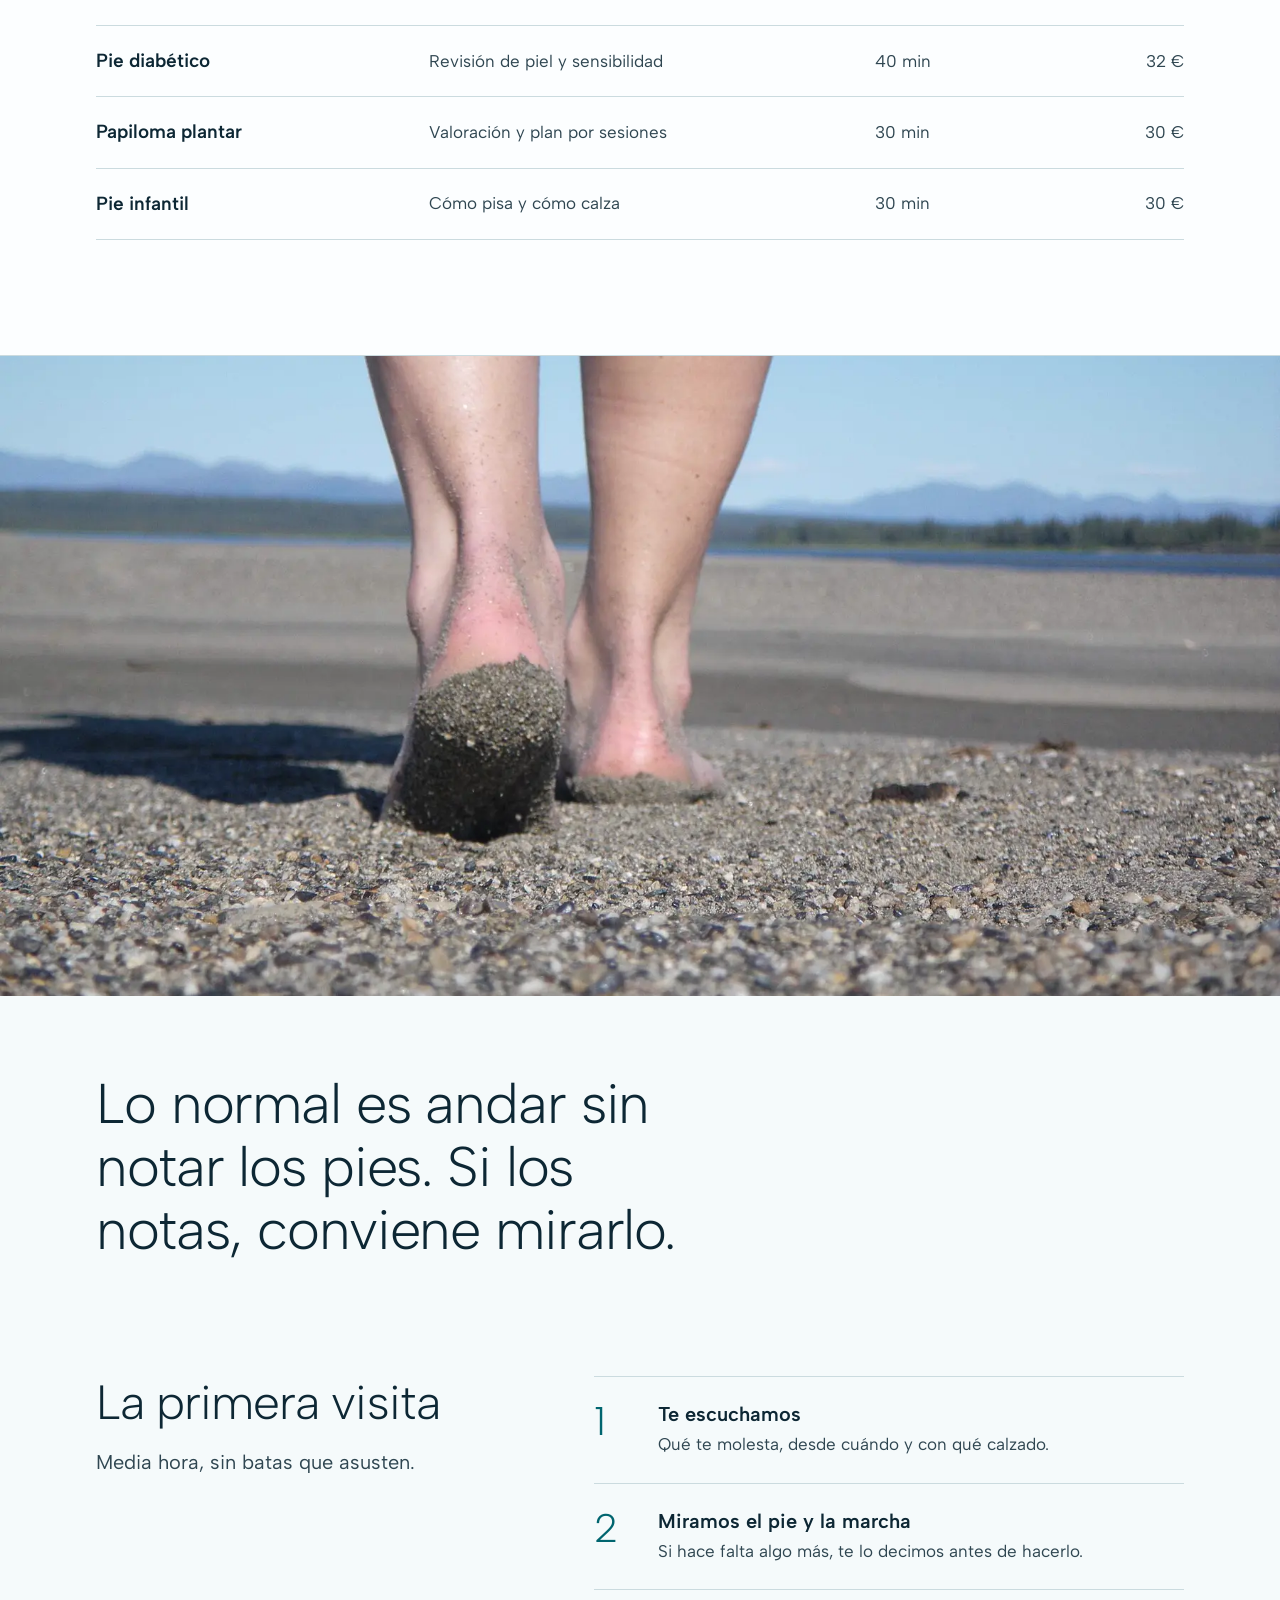
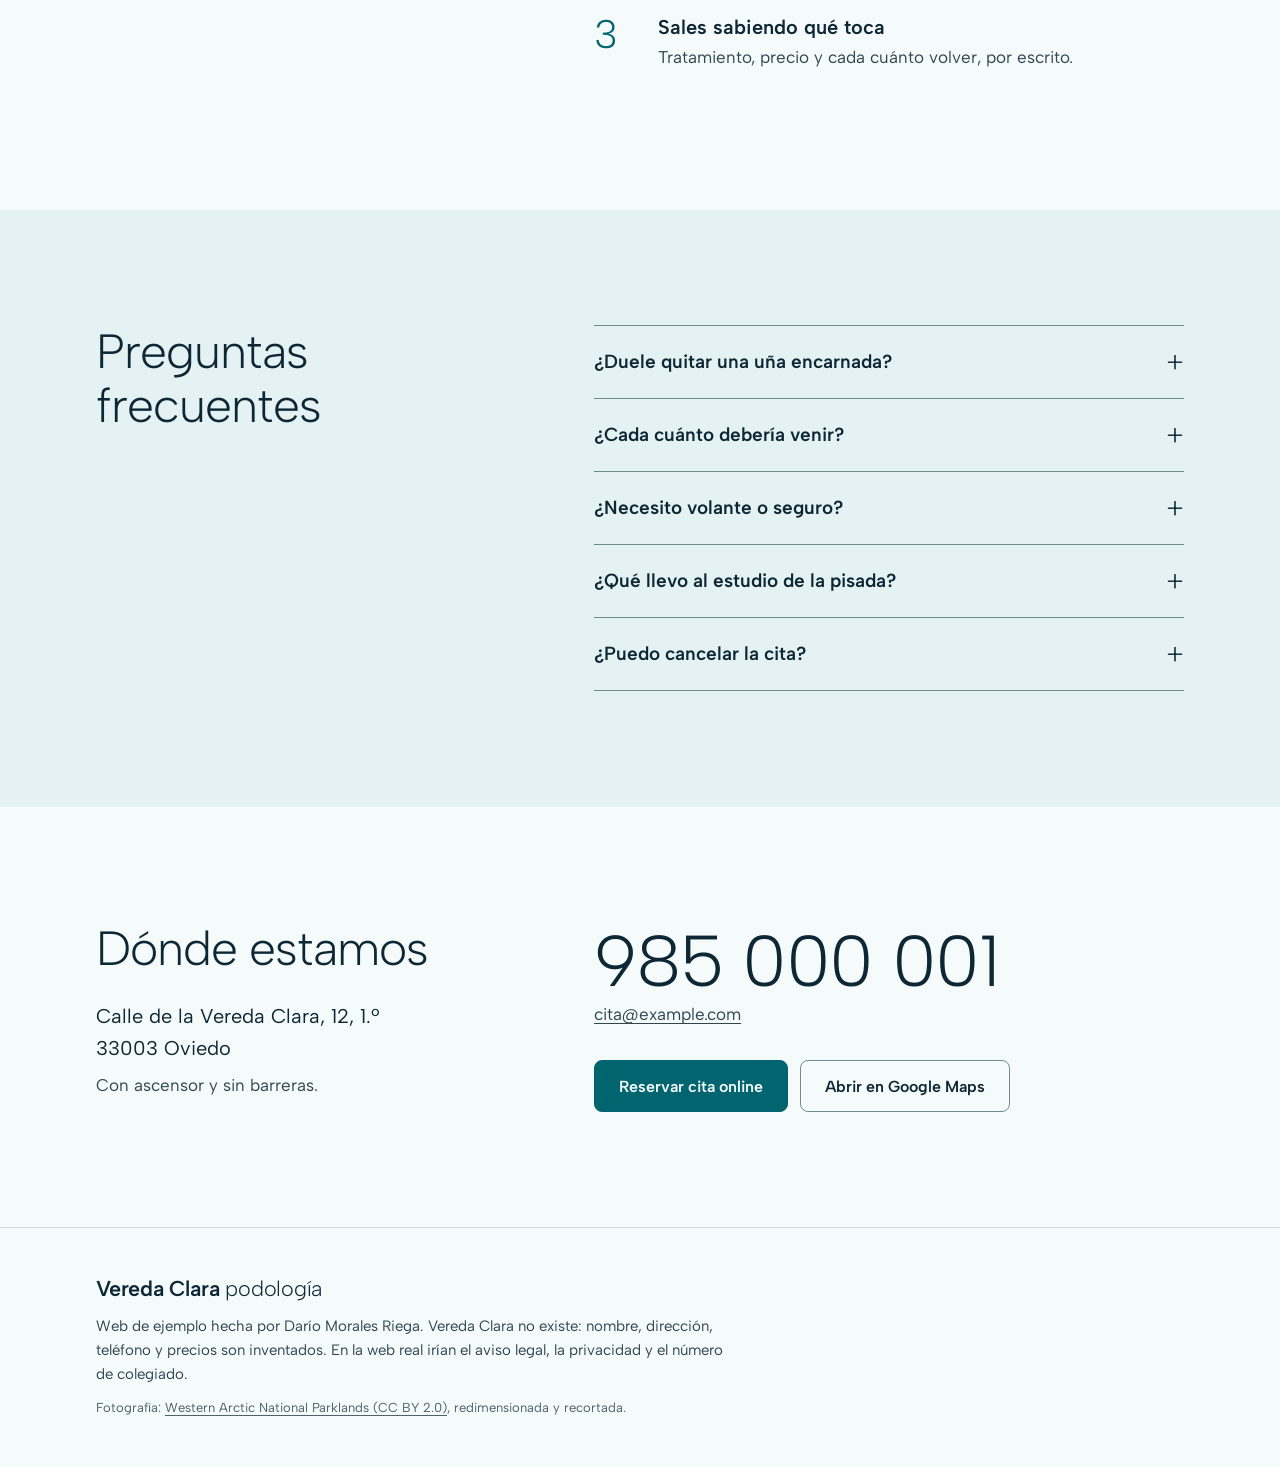
<file: podologia/index.html>
<!doctype html>
<html lang="es">
<head>
  <meta charset="utf-8">
  <meta name="viewport" content="width=device-width, initial-scale=1">
  <title>Podólogo en Oviedo centro, cita online | Vereda Clara</title>
  <meta name="description" content="Consulta de podología en el centro de Oviedo: quiropodia, uñas encarnadas, pie diabético, estudio de la pisada y plantillas. Reserva tu cita online.">
  <!-- Negocio ficticio: fuera de buscadores a propósito. Quitar en la web de un cliente. -->
  <meta name="robots" content="noindex">
  <meta property="og:type" content="website">
  <meta property="og:locale" content="es_ES">
  <meta property="og:title" content="Vereda Clara, podología en Oviedo">
  <meta property="og:description" content="Web de ejemplo de una consulta de podología (negocio ficticio).">
  <meta property="og:image" content="https://dariodmr14.github.io/webs-ejemplos/podologia/img/caminar-1200.webp">
  <meta name="theme-color" content="#f6f9fa">
  <link rel="icon" href="favicon.svg" type="image/svg+xml">
  <link rel="preload" href="fonts/albert-300_600.woff2" as="font" type="font/woff2" crossorigin>
  <link rel="stylesheet" href="styles.css?v=4f72d007">
  <script type="application/ld+json">
  {"@context":"https://schema.org","@type":"MedicalBusiness","name":"Vereda Clara Podología (ejemplo ficticio)","telephone":"+34985000001","address":{"@type":"PostalAddress","streetAddress":"Calle de la Vereda Clara, 12, 1.º","addressLocality":"Oviedo","addressRegion":"Asturias","addressCountry":"ES"},"openingHours":["Mo-Th 09:00-19:00","Fr 09:00-15:00"]}
  </script>
</head>
<body>
  <a class="skip" href="#contenido">Saltar al contenido</a>
  <p class="demo">Web de ejemplo: el negocio es ficticio. <a href="../index.html">Ver las otras</a></p>

  <header class="top">
    <div class="wrap top__in">
      <a class="brand" translate="no" href="#contenido">Vereda Clara <span>podología</span></a>
      <nav aria-label="Principal">
        <a href="#tratamientos">Tratamientos</a>
        <a href="#preguntas">Preguntas</a>
        <a href="#contacto">Contacto</a>
      </nav>
      <a class="top__tel" href="tel:+34985000001">985 000 001</a>
    </div>
  </header>

  <main id="contenido">
    <section class="hero">
      <div class="wrap hero__in">
        <div class="hero__text">
          <h1>Pies cuidados, pasos tranquilos</h1>
          <p class="lead">Consulta de podología en el centro de Oviedo.</p>
          <p class="urgent"><strong>¿Dolor o uña encarnada hoy?</strong> Llama al <a href="tel:+34985000001">985 000 001</a>: guardamos huecos en el día.</p>
          <a class="btn btn--quiet" href="#tratamientos">Ver tratamientos y precios</a>
          <dl class="facts">
            <div><dt>Dónde</dt><dd>A dos calles del Campo de San Francisco</dd></div>
            <div><dt>Horario</dt><dd>Lunes a jueves de 9 a 19, viernes hasta las 15</dd></div>
          </dl>
        </div>

        <div class="booking" id="reservar">
          <form class="booking__form" novalidate>
            <h2>Reserva tu cita</h2>
            <fieldset>
              <legend>1. Qué necesitas</legend>
              <div class="options">
                <label><input type="radio" name="tratamiento" value="Quiropodia" checked><span>Quiropodia<small>30 min</small></span></label>
                <label><input type="radio" name="tratamiento" value="Estudio de la pisada"><span>Estudio de la pisada<small>60 min</small></span></label>
                <label><input type="radio" name="tratamiento" value="Uña encarnada"><span>Uña encarnada<small>30 min</small></span></label>
                <label><input type="radio" name="tratamiento" value="Primera visita"><span>No lo sé todavía<small>30 min</small></span></label>
              </div>
            </fieldset>
            <fieldset>
              <legend>2. Qué día</legend>
              <div class="days" data-days><p class="nojs">Con JavaScript aparecen aquí los días libres. También puedes llamar al 985 000 001.</p></div>
            </fieldset>
            <fieldset>
              <legend>3. A qué hora</legend>
              <div class="slots" data-slots></div>
            </fieldset>
            <div class="field">
              <label for="movil">Tu móvil, para confirmarte la cita</label>
              <input id="movil" name="movil" type="tel" inputmode="tel" autocomplete="tel" aria-describedby="aviso">
            </div>
            <button class="btn" type="submit">Reservar cita</button>
            <p class="booking__msg" id="aviso" role="status" aria-live="polite">Es una maqueta: no se envía ningún dato. En tu web se conecta con Doctoralia, Calendly o tu agenda.</p>
          </form>
        </div>
      </div>
    </section>

    <section class="treat" id="tratamientos" aria-labelledby="t-t">
      <div class="wrap">
        <div class="head">
          <h2 id="t-t">Tratamientos</h2>
          <p class="lead">Precio cerrado antes de empezar.</p>
        </div>
        <table>
          <thead><tr><th scope="col">Tratamiento</th><th scope="col">Para qué</th><th scope="col">Duración</th><th scope="col">Precio</th></tr></thead>
          <tbody>
            <tr><th scope="row">Quiropodia</th><td>Uñas, durezas y callos</td><td>30 min</td><td>28&nbsp;€</td></tr>
            <tr><th scope="row">Uña encarnada</th><td>Alivio y corrección sin prisas</td><td>30 min</td><td>35&nbsp;€</td></tr>
            <tr><th scope="row">Estudio de la pisada</th><td>Dolor al andar o correr</td><td>60 min</td><td>60&nbsp;€</td></tr>
            <tr><th scope="row">Plantillas a medida</th><td>Tras el estudio, con revisión</td><td>2 visitas</td><td>desde 130&nbsp;€</td></tr>
            <tr><th scope="row">Pie diabético</th><td>Revisión de piel y sensibilidad</td><td>40 min</td><td>32&nbsp;€</td></tr>
            <tr><th scope="row">Papiloma plantar</th><td>Valoración y plan por sesiones</td><td>30 min</td><td>30&nbsp;€</td></tr>
            <tr><th scope="row">Pie infantil</th><td>Cómo pisa y cómo calza</td><td>30 min</td><td>30&nbsp;€</td></tr>
          </tbody>
        </table>
      </div>
    </section>

    <section class="walk" aria-labelledby="w-t">
      <figure>
        <img src="img/caminar-1200.webp" srcset="img/caminar-700.webp 700w, img/caminar-1200.webp 1200w, img/caminar-1800.webp 1800w" sizes="100vw" width="1200" height="900" alt="Pies descalzos caminando sobre la arena de una playa" loading="lazy">
      </figure>
      <div class="wrap">
        <h2 id="w-t">Lo normal es andar sin notar los pies. Si los notas, conviene mirarlo.</h2>
      </div>
    </section>

    <section class="first" aria-labelledby="f-t">
      <div class="wrap two">
        <div class="head">
          <h2 id="f-t">La primera visita</h2>
          <p class="lead">Media hora, sin batas que asusten.</p>
        </div>
        <ol>
          <li><h3>Te escuchamos</h3><p>Qué te molesta, desde cuándo y con qué calzado.</p></li>
          <li><h3>Miramos el pie y la marcha</h3><p>Si hace falta algo más, te lo decimos antes de hacerlo.</p></li>
          <li><h3>Sales sabiendo qué toca</h3><p>Tratamiento, precio y cada cuánto volver, por escrito.</p></li>
        </ol>
      </div>
    </section>

    <section class="faq" id="preguntas" aria-labelledby="q-t">
      <div class="wrap two">
        <div class="head">
          <h2 id="q-t">Preguntas frecuentes</h2>
        </div>
        <div>
          <details><summary>¿Duele quitar una uña encarnada?</summary><p>En la mayoría de casos se resuelve sin cirugía. Si hay que intervenir, se hace con anestesia local y te lo explicamos antes.</p></details>
          <details><summary>¿Cada cuánto debería venir?</summary><p>Depende del pie. Con diabetes o problemas de circulación, cada pocos meses. Si no, cuando algo moleste.</p></details>
          <details><summary>¿Necesito volante o seguro?</summary><p>No. Vienes como paciente particular y te damos factura para tu mutua si la admite.</p></details>
          <details><summary>¿Qué llevo al estudio de la pisada?</summary><p>El calzado que más usas, el de deporte si corres y pantalón que se pueda remangar.</p></details>
          <details><summary>¿Puedo cancelar la cita?</summary><p>Sí, avisando el día anterior por teléfono.</p></details>
        </div>
      </div>
    </section>

    <section class="contact" id="contacto" aria-labelledby="c-t">
      <div class="wrap two">
        <div class="head">
          <h2 id="c-t">Dónde estamos</h2>
          <address>Calle de la Vereda Clara, 12, 1.º<br>33003 Oviedo</address>
          <p>Con ascensor y sin barreras.</p>
        </div>
        <div class="reach">
          <p><a class="big" href="tel:+34985000001">985 000 001</a></p>
          <p><a href="mailto:cita@example.com">cita@example.com</a></p>
          <div class="actions">
            <a class="btn" href="#reservar">Reservar cita online</a>
            <a class="btn btn--quiet" href="https://www.google.com/maps/search/?api=1&amp;query=Campo+de+San+Francisco%2C+Oviedo" rel="noopener">Abrir en Google Maps</a>
          </div>
        </div>
      </div>
    </section>
  </main>

  <footer class="foot">
    <div class="wrap">
      <p class="brand" translate="no">Vereda Clara <span>podología</span></p>
      <p>Web de ejemplo hecha por Darío Morales Riega. Vereda Clara no existe: nombre, dirección, teléfono y precios son inventados. En la web real irían el aviso legal, la privacidad y el número de colegiado.</p>
      <p class="credits" data-credits>Fotografía: <a href="https://commons.wikimedia.org/wiki/File:Footloose_(8454059959).jpg">Western Arctic National Parklands (CC BY 2.0)</a>, redimensionada y recortada.</p>
    </div>
  </footer>

  <div class="bar">
    <a class="btn" href="#reservar">Reservar cita</a>
    <a class="btn btn--quiet" href="tel:+34985000001">Llamar</a>
  </div>

  <script src="main.js?v=6d2dcd8b" defer></script>
</body>
</html>
</file>
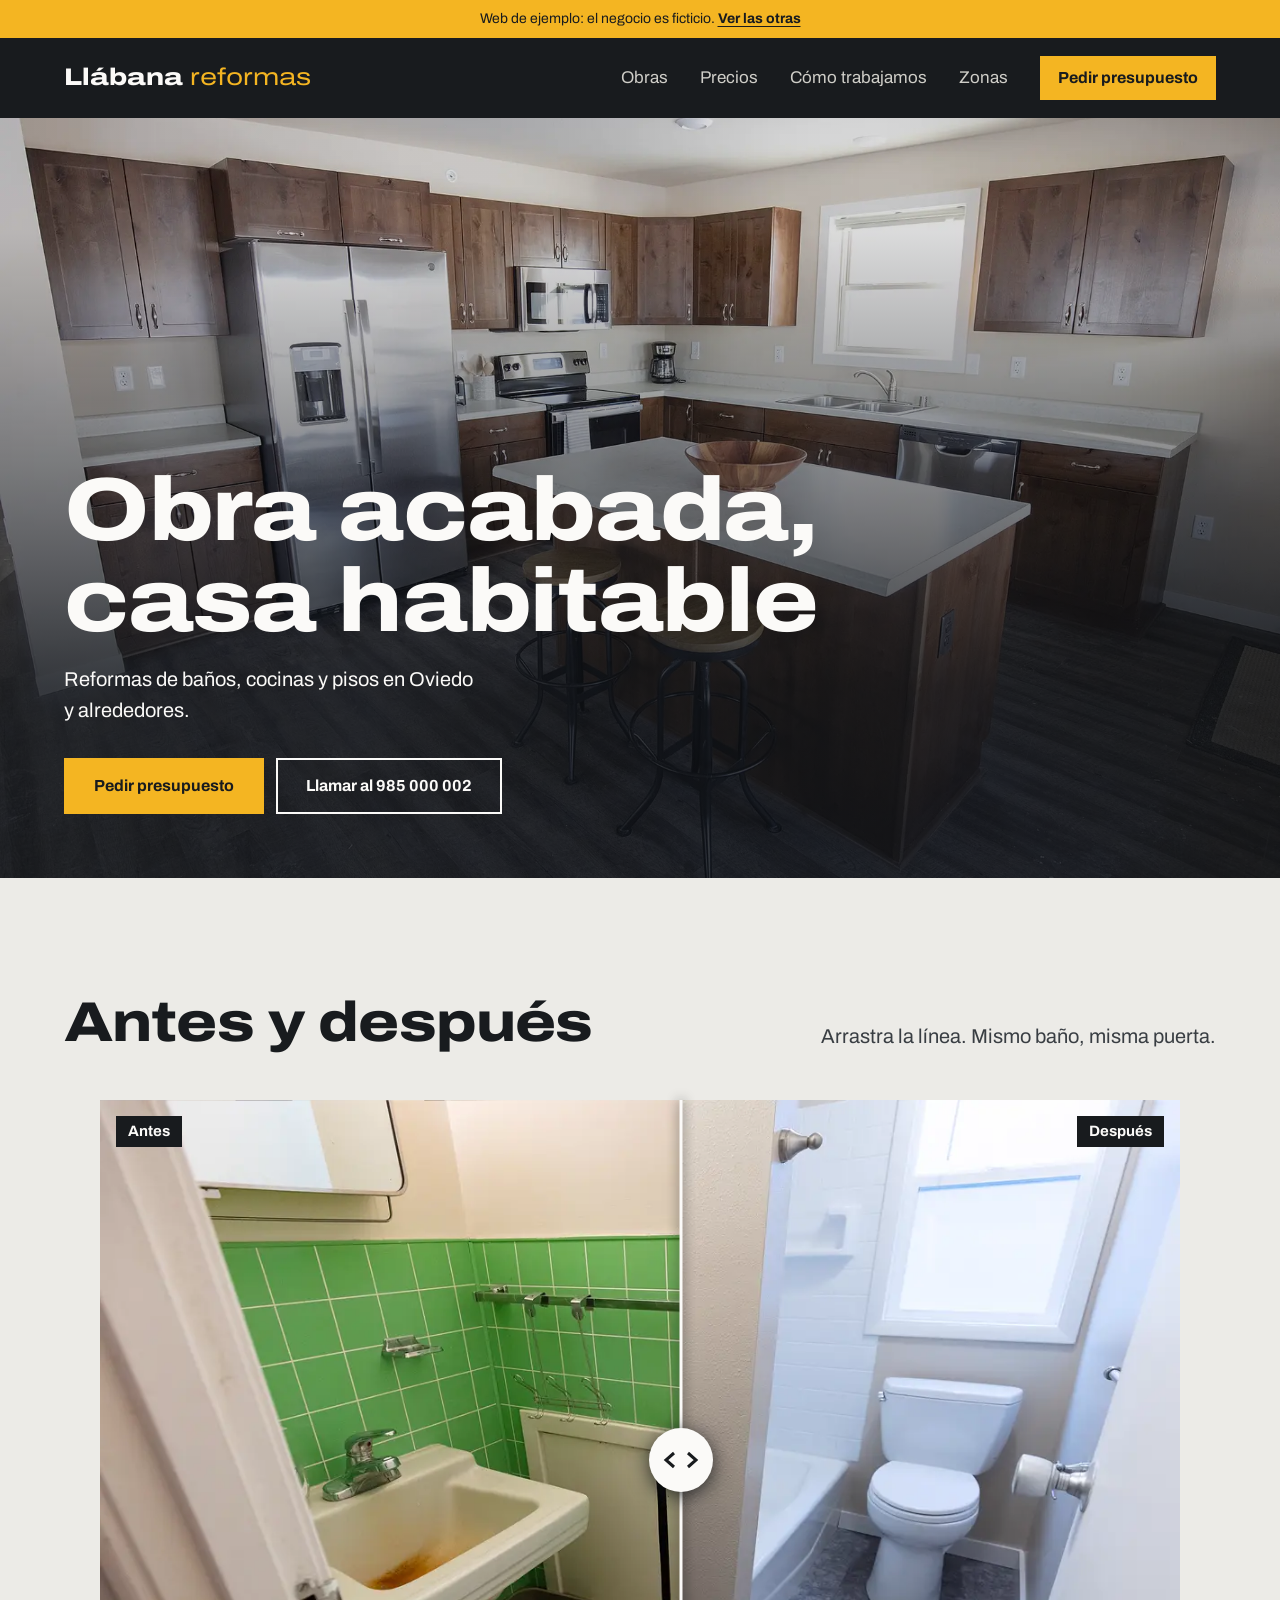
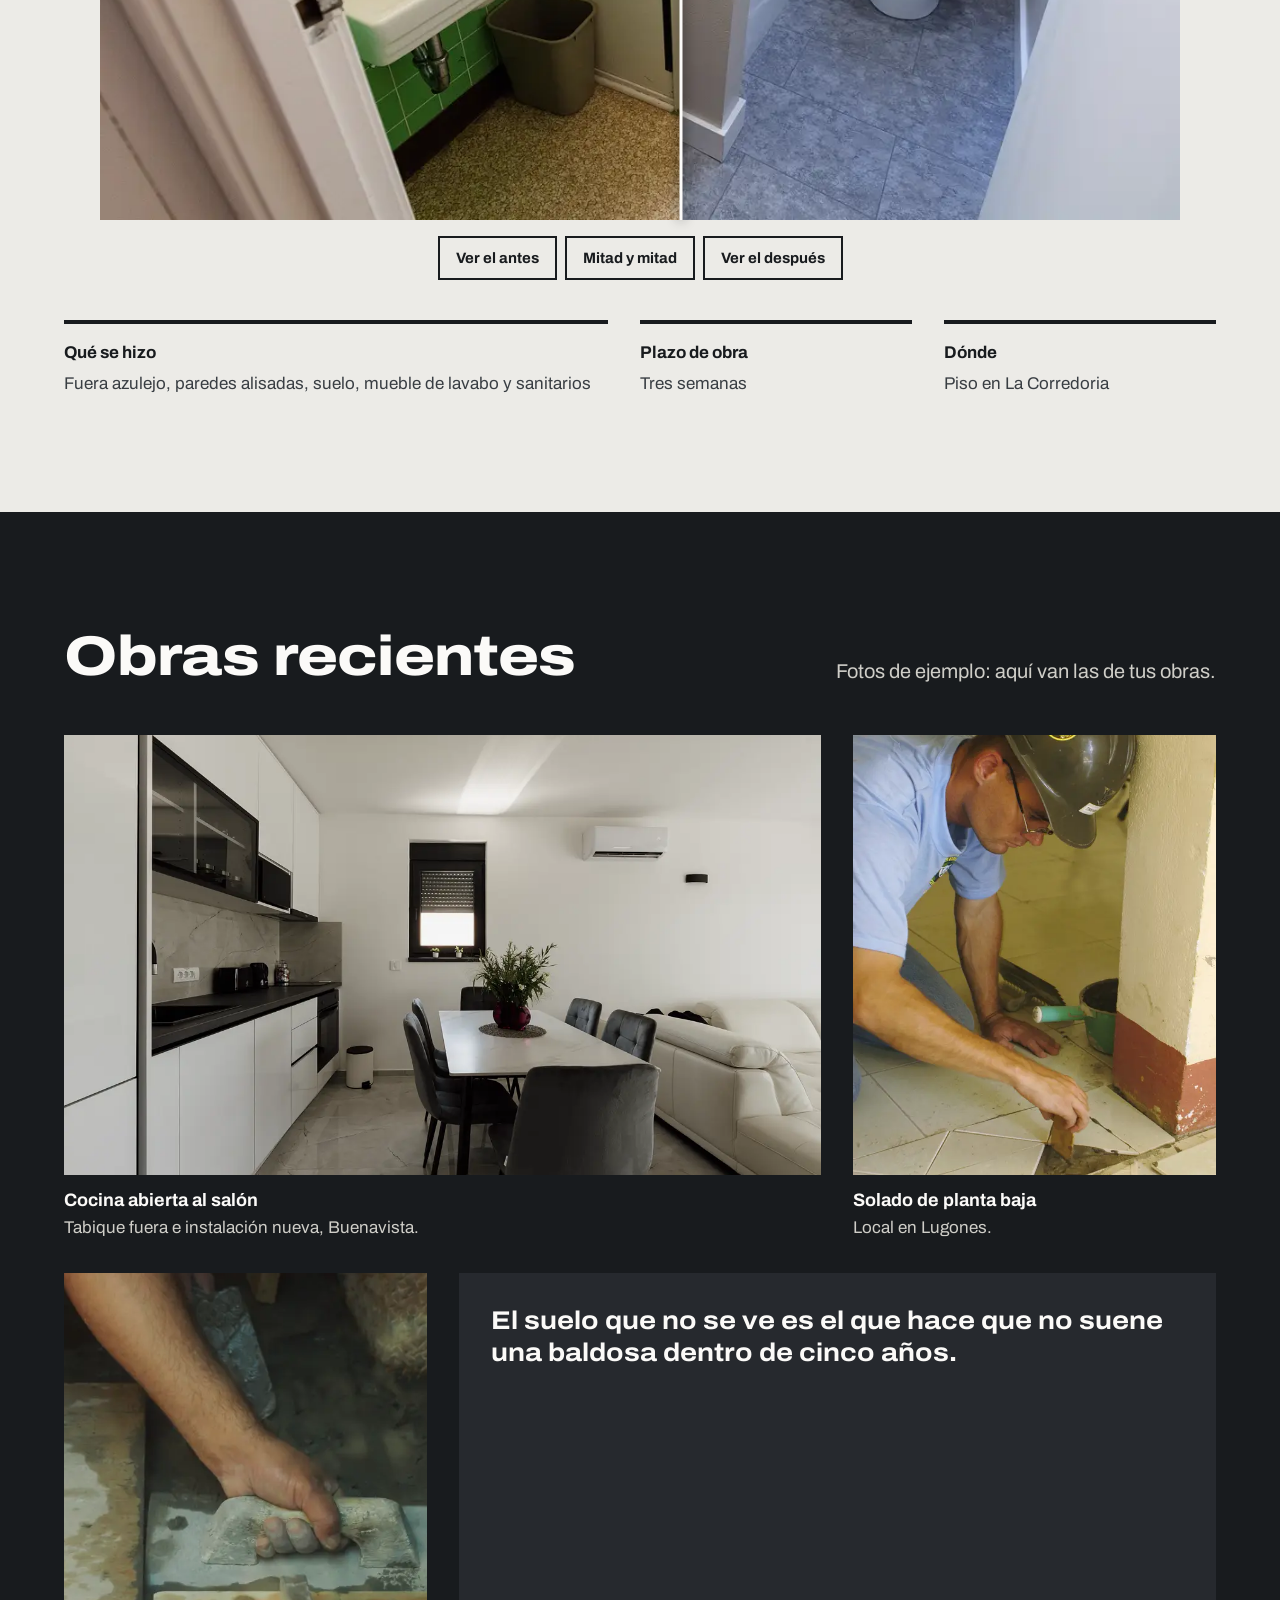
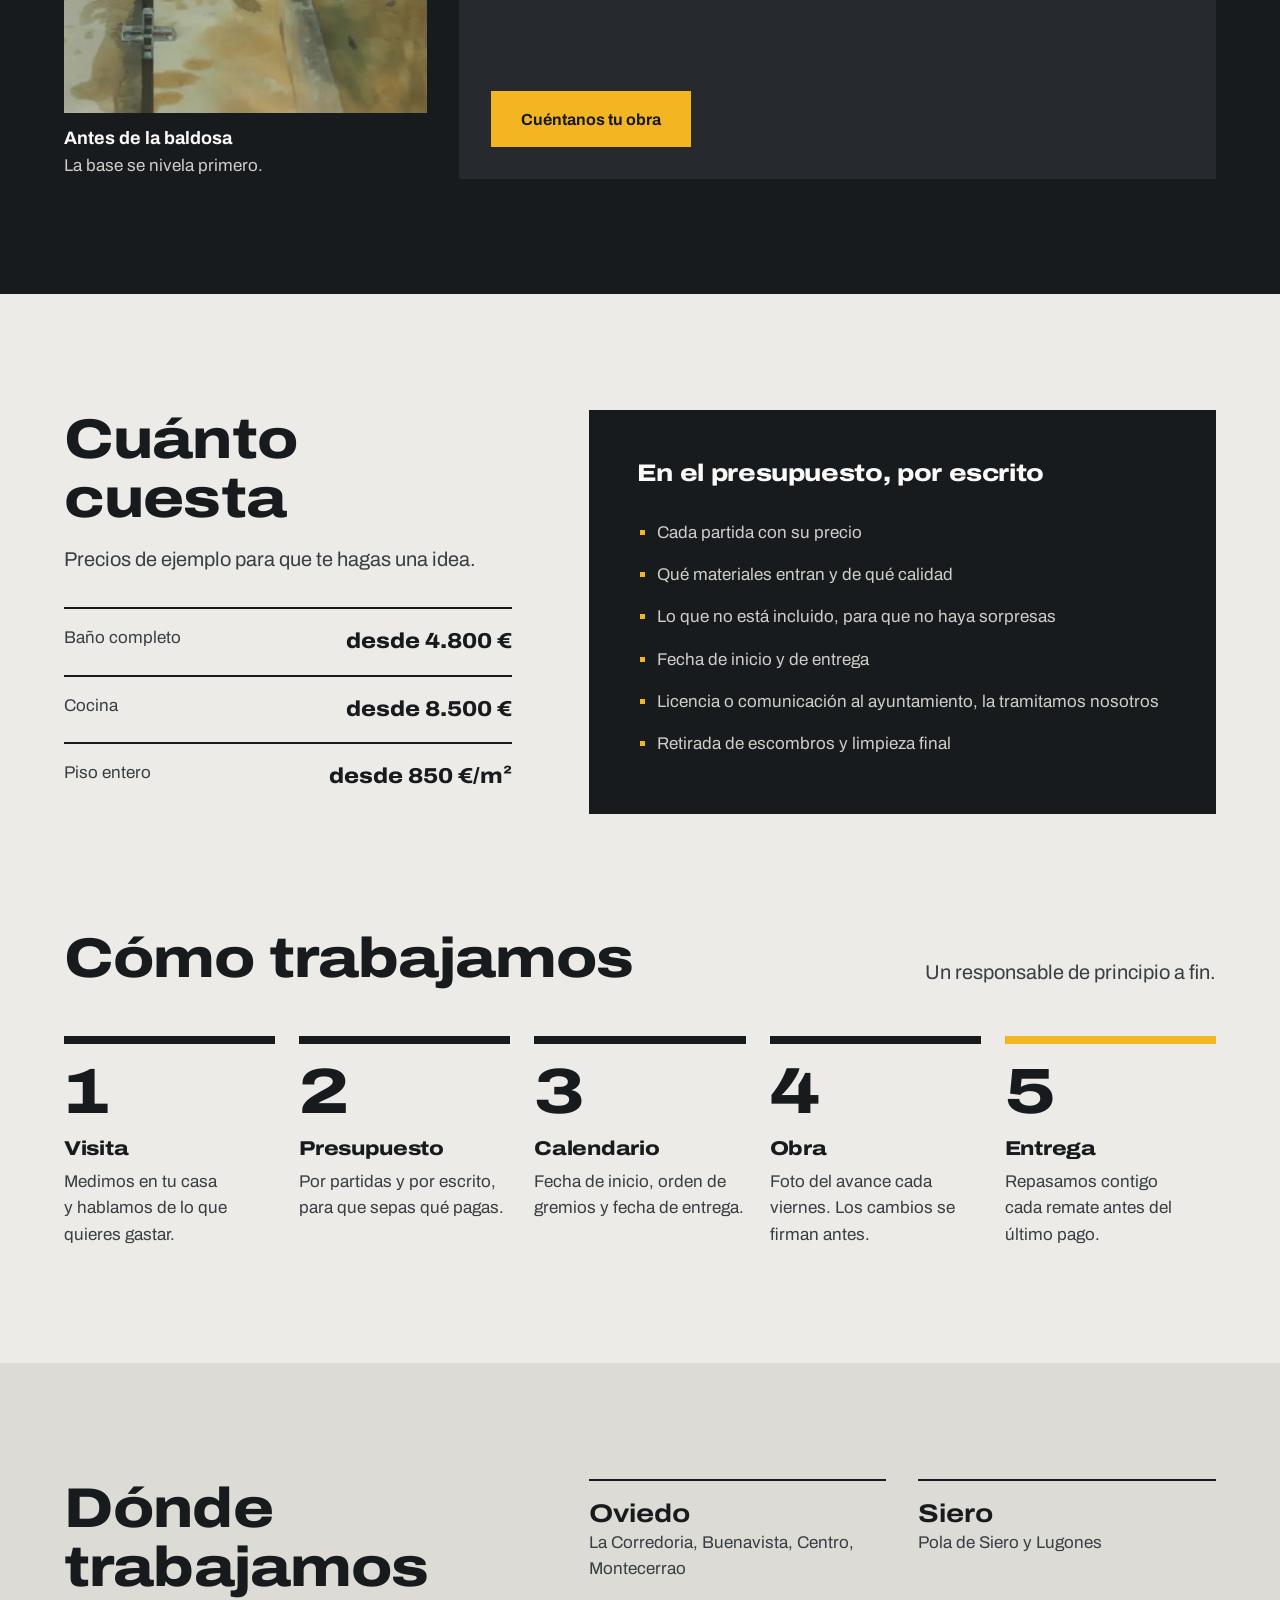
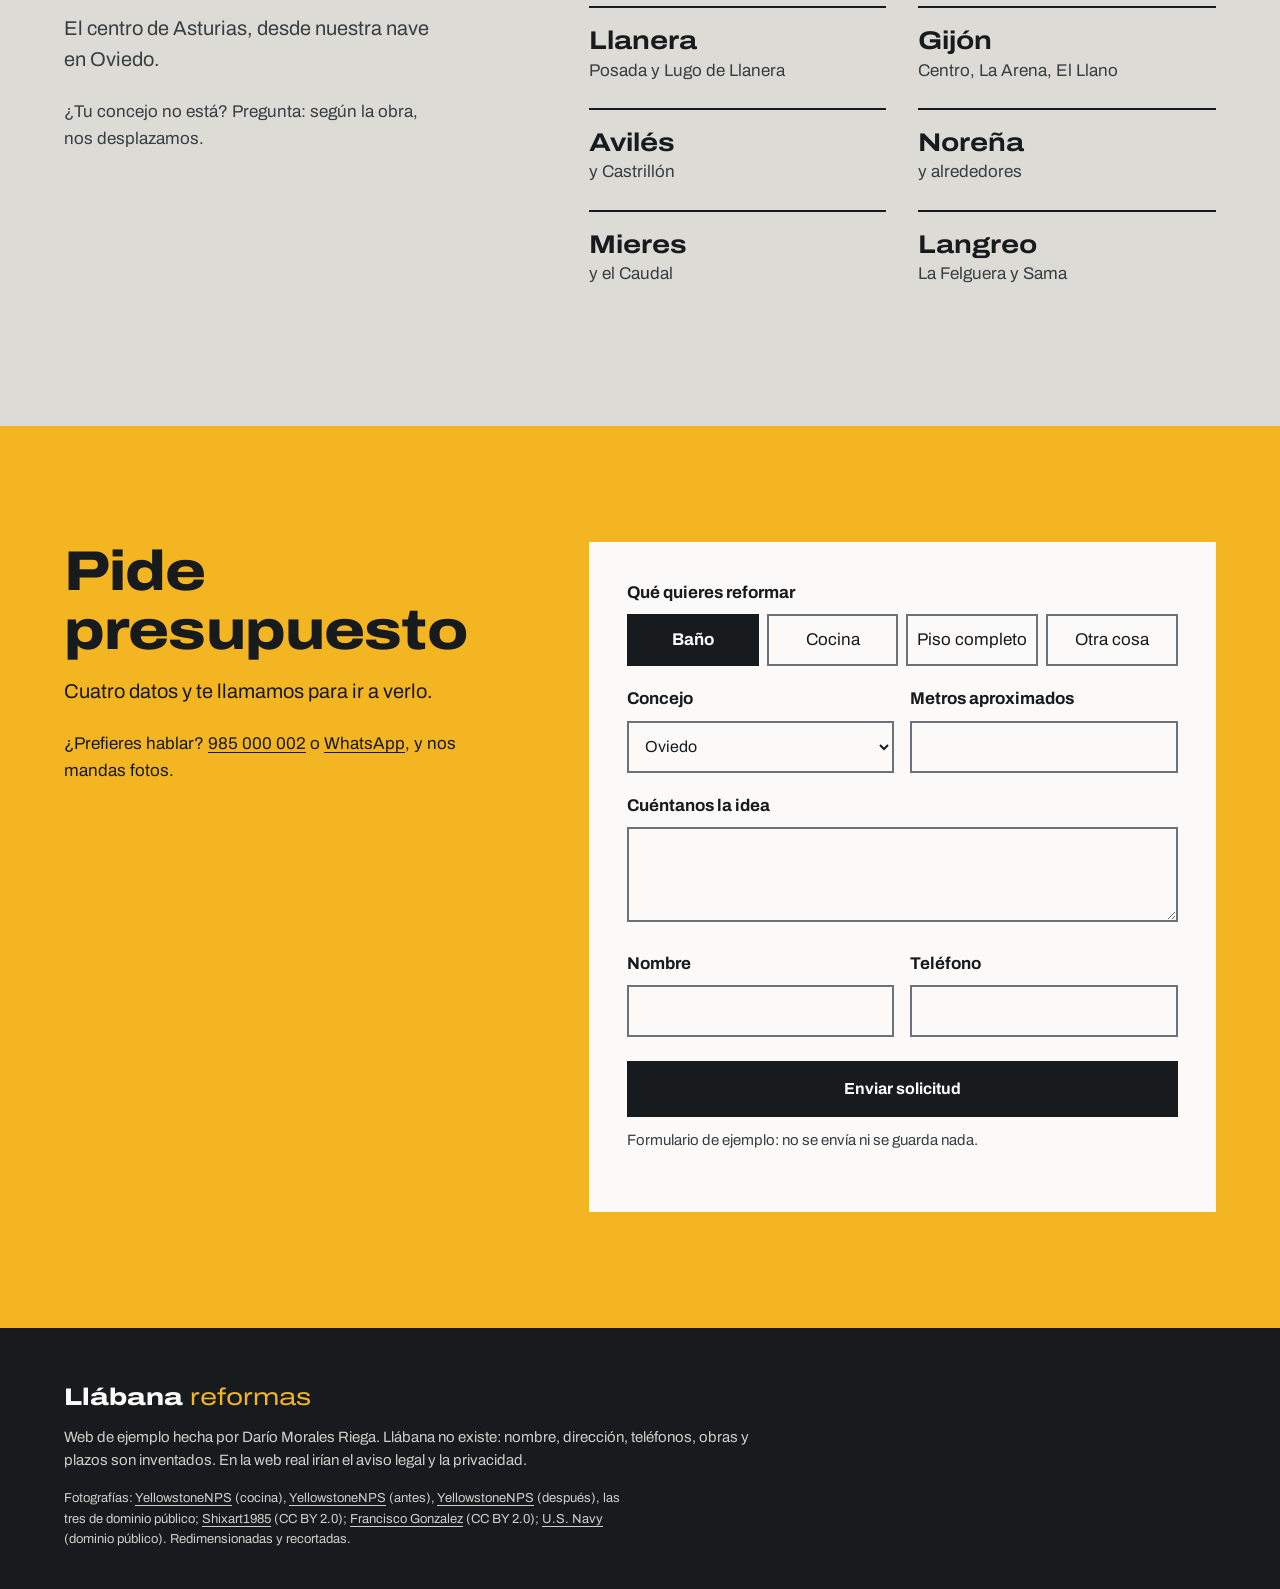
<file: reformas/index.html>
<!doctype html>
<html lang="es">
<head>
  <meta charset="utf-8">
  <meta name="viewport" content="width=device-width, initial-scale=1">
  <title>Reformas de pisos, cocinas y baños en Oviedo | Llábana</title>
  <meta name="description" content="Empresa de reformas en Oviedo: baños, cocinas y pisos completos con presupuesto por partidas. Trabajamos en Oviedo, Siero, Llanera, Gijón y Avilés.">
  <!-- Negocio ficticio: fuera de buscadores a propósito. Quitar en la web de un cliente. -->
  <meta name="robots" content="noindex">
  <meta property="og:type" content="website">
  <meta property="og:locale" content="es_ES">
  <meta property="og:title" content="Llábana, reformas en Oviedo">
  <meta property="og:description" content="Web de ejemplo de una empresa de reformas (negocio ficticio).">
  <meta property="og:image" content="https://dariodmr14.github.io/webs-ejemplos/reformas/img/cocina-1200.webp">
  <meta name="theme-color" content="#1c1d1f">
  <link rel="icon" href="favicon.svg" type="image/svg+xml">
  <link rel="preload" href="fonts/archivo-400_800.woff2" as="font" type="font/woff2" crossorigin>
  <link rel="stylesheet" href="styles.css?v=388bb5c2">
  <script type="application/ld+json">
  {"@context":"https://schema.org","@type":"GeneralContractor","name":"Llábana Reformas (ejemplo ficticio)","telephone":"+34985000002","address":{"@type":"PostalAddress","streetAddress":"Polígono de la Llábana, nave 7","addressLocality":"Oviedo","addressRegion":"Asturias","addressCountry":"ES"},"areaServed":["Oviedo","Siero","Llanera","Gijón","Avilés","Mieres","Langreo","Noreña"]}
  </script>
</head>
<body>
  <a class="skip" href="#contenido">Saltar al contenido</a>
  <p class="demo">Web de ejemplo: el negocio es ficticio. <a href="../index.html">Ver las otras</a></p>

  <header class="top">
    <div class="wrap top__in">
      <a class="brand" translate="no" href="#contenido">Llábana <span>reformas</span></a>
      <nav aria-label="Principal">
        <a href="#obras">Obras</a>
        <a href="#precios">Precios</a>
        <a href="#proceso">Cómo trabajamos</a>
        <a href="#zonas">Zonas</a>
      </nav>
      <a class="btn btn--small" href="#presupuesto">Pedir presupuesto</a>
    </div>
  </header>

  <main id="contenido">
    <section class="hero">
      <img class="hero__img" src="img/cocina-1200.webp" srcset="img/cocina-700.webp 700w, img/cocina-1200.webp 1200w, img/cocina-1800.webp 1800w" sizes="100vw" width="1200" height="800" alt="Cocina recién reformada con muebles de madera oscura, isla blanca y suelo de lamas" fetchpriority="high">
      <div class="wrap hero__in">
        <h1>Obra acabada, casa habitable</h1>
        <p class="lead">Reformas de baños, cocinas y pisos en Oviedo y alrededores.</p>
        <div class="actions">
          <a class="btn" href="#presupuesto">Pedir presupuesto</a>
          <a class="btn btn--line" href="tel:+34985000002">Llamar al 985 000 002</a>
        </div>
      </div>
    </section>

    <section class="ba" id="obras" aria-labelledby="ba-t">
      <div class="wrap">
        <div class="head">
          <h2 id="ba-t">Antes y después</h2>
          <p class="lead">Arrastra la línea. Mismo baño, misma puerta.</p>
        </div>
        <figure class="compare" style="--corte: 50">
          <img class="compare__after" src="img/despues-1200.webp" srcset="img/despues-700.webp 700w, img/despues-1200.webp 1200w, img/despues-1800.webp 1800w" sizes="(min-width: 80rem) 1200px, 100vw" width="1200" height="800" alt="Después: baño con mueble oscuro, encimera nueva, paredes lisas y suelo gris" loading="lazy">
          <img class="compare__before" src="img/antes-1200.webp" srcset="img/antes-700.webp 700w, img/antes-1200.webp 1200w, img/antes-1800.webp 1800w" sizes="(min-width: 80rem) 1200px, 100vw" width="1200" height="800" alt="Antes: baño con azulejo verde, lavabo manchado y suelo viejo" loading="lazy">
          <span class="compare__tag compare__tag--before" aria-hidden="true">Antes</span>
          <span class="compare__tag compare__tag--after" aria-hidden="true">Después</span>
          <span class="compare__handle" aria-hidden="true"><svg viewBox="0 0 40 24" width="40" height="24"><path d="M13 5 5 12l8 7M27 5l8 7-8 7" fill="none" stroke="currentColor" stroke-width="3"/></svg></span>
          <input type="range" min="0" max="100" value="50" aria-label="Comparar antes y después: porcentaje de la foto de antes">
        </figure>
        <div class="compare__keys" hidden>
          <button type="button" data-corte="100">Ver el antes</button>
          <button type="button" data-corte="50">Mitad y mitad</button>
          <button type="button" data-corte="0">Ver el después</button>
        </div>
        <dl class="specs">
          <div><dt>Qué se hizo</dt><dd>Fuera azulejo, paredes alisadas, suelo, mueble de lavabo y sanitarios</dd></div>
          <div><dt>Plazo de obra</dt><dd>Tres semanas</dd></div>
          <div><dt>Dónde</dt><dd>Piso en La Corredoria</dd></div>
        </dl>
      </div>
    </section>

    <section class="works" aria-labelledby="w-t">
      <div class="wrap">
        <div class="head">
          <h2 id="w-t">Obras recientes</h2>
          <p class="lead">Fotos de ejemplo: aquí van las de tus obras.</p>
        </div>
        <div class="grid">
          <figure class="work work--wide">
            <img src="img/comedor-1200.webp" srcset="img/comedor-700.webp 700w, img/comedor-1200.webp 1200w" sizes="(min-width: 60rem) 800px, 100vw" width="1200" height="802" alt="Cocina blanca abierta al comedor, con mesa y sofá claro" loading="lazy">
            <figcaption><strong>Cocina abierta al salón</strong> Tabique fuera e instalación nueva, Buenavista.</figcaption>
          </figure>
          <figure class="work">
            <img src="img/solado-1000.webp" srcset="img/solado-600.webp 600w, img/solado-1000.webp 1000w" sizes="(min-width: 60rem) 400px, 100vw" width="1000" height="1400" alt="Operario colocando baldosa clara junto a una puerta" loading="lazy">
            <figcaption><strong>Solado de planta baja</strong> Local en Lugones.</figcaption>
          </figure>
          <figure class="work">
            <img src="img/llana-600.webp" srcset="img/llana-600.webp 600w, img/llana-1000.webp 1000w" sizes="(min-width: 60rem) 400px, 100vw" width="600" height="600" alt="Mano extendiendo cemento cola con una llana antes de colocar baldosa" loading="lazy">
            <figcaption><strong>Antes de la baldosa</strong> La base se nivela primero.</figcaption>
          </figure>
          <div class="work work--note">
            <p>El suelo que no se ve es el que hace que no suene una baldosa dentro de cinco años.</p>
            <a class="btn" href="#presupuesto">Cuéntanos tu obra</a>
          </div>
        </div>
      </div>
    </section>

    <section class="prices" id="precios" aria-labelledby="pr-t">
      <div class="wrap two">
        <div>
          <h2 id="pr-t">Cuánto cuesta</h2>
          <p class="lead">Precios de ejemplo para que te hagas una idea.</p>
          <dl class="from">
            <div><dt>Baño completo</dt><dd>desde 4.800&nbsp;€</dd></div>
            <div><dt>Cocina</dt><dd>desde 8.500&nbsp;€</dd></div>
            <div><dt>Piso entero</dt><dd>desde 850&nbsp;€/m²</dd></div>
          </dl>
        </div>
        <div class="includes">
          <h3>En el presupuesto, por escrito</h3>
          <ul>
            <li>Cada partida con su precio</li>
            <li>Qué materiales entran y de qué calidad</li>
            <li>Lo que no está incluido, para que no haya sorpresas</li>
            <li>Fecha de inicio y de entrega</li>
            <li>Licencia o comunicación al ayuntamiento, la tramitamos nosotros</li>
            <li>Retirada de escombros y limpieza final</li>
          </ul>
        </div>
      </div>
    </section>

    <section class="process" id="proceso" aria-labelledby="p-t">
      <div class="wrap">
        <div class="head">
          <h2 id="p-t">Cómo trabajamos</h2>
          <p class="lead">Un responsable de principio a fin.</p>
        </div>
        <ol>
          <li><h3>Visita</h3><p>Medimos en tu casa y hablamos de lo que quieres gastar.</p></li>
          <li><h3>Presupuesto</h3><p>Por partidas y por escrito, para que sepas qué pagas.</p></li>
          <li><h3>Calendario</h3><p>Fecha de inicio, orden de gremios y fecha de entrega.</p></li>
          <li><h3>Obra</h3><p>Foto del avance cada viernes. Los cambios se firman antes.</p></li>
          <li><h3>Entrega</h3><p>Repasamos contigo cada remate antes del último pago.</p></li>
        </ol>
      </div>
    </section>

    <section class="zones" id="zonas" aria-labelledby="z-t">
      <div class="wrap two">
        <div>
          <h2 id="z-t">Dónde trabajamos</h2>
          <p class="lead">El centro de Asturias, desde nuestra nave en Oviedo.</p>
          <p class="note">¿Tu concejo no está? Pregunta: según la obra, nos desplazamos.</p>
        </div>
        <ul>
          <li><strong>Oviedo</strong> La Corredoria, Buenavista, Centro, Montecerrao</li>
          <li><strong>Siero</strong> Pola de Siero y Lugones</li>
          <li><strong>Llanera</strong> Posada y Lugo de Llanera</li>
          <li><strong>Gijón</strong> Centro, La Arena, El Llano</li>
          <li><strong>Avilés</strong> y Castrillón</li>
          <li><strong>Noreña</strong> y alrededores</li>
          <li><strong>Mieres</strong> y el Caudal</li>
          <li><strong>Langreo</strong> La Felguera y Sama</li>
        </ul>
      </div>
    </section>

    <section class="quote" id="presupuesto" aria-labelledby="q-t">
      <div class="wrap two">
        <div>
          <h2 id="q-t">Pide presupuesto</h2>
          <p class="lead">Cuatro datos y te llamamos para ir a verlo.</p>
          <p class="note">¿Prefieres hablar? <a href="tel:+34985000002">985 000 002</a> o <a href="https://wa.me/34600000002?text=Hola%2C%20quer%C3%ADa%20un%20presupuesto%20de%20reforma." rel="noopener">WhatsApp</a>, y nos mandas fotos.</p>
        </div>
        <form novalidate>
          <fieldset>
            <legend>Qué quieres reformar</legend>
            <div class="choices">
              <label><input type="radio" name="obra" value="Baño" checked><span>Baño</span></label>
              <label><input type="radio" name="obra" value="Cocina"><span>Cocina</span></label>
              <label><input type="radio" name="obra" value="Piso completo"><span>Piso completo</span></label>
              <label><input type="radio" name="obra" value="Otra cosa"><span>Otra cosa</span></label>
            </div>
          </fieldset>
          <div class="row">
            <div class="field">
              <label for="concejo">Concejo</label>
              <select id="concejo" name="concejo">
                <option>Oviedo</option><option>Siero</option><option>Llanera</option><option>Gijón</option><option>Avilés</option><option>Noreña</option><option>Mieres</option><option>Langreo</option><option>Otro</option>
              </select>
            </div>
            <div class="field">
              <label for="metros">Metros aproximados</label>
              <input id="metros" name="metros" type="text" inputmode="numeric" autocomplete="off">
            </div>
          </div>
          <div class="field">
            <label for="detalle">Cuéntanos la idea</label>
            <textarea id="detalle" name="detalle" rows="3"></textarea>
          </div>
          <div class="row">
            <div class="field">
              <label for="nombre">Nombre</label>
              <input id="nombre" name="nombre" type="text" autocomplete="name" aria-describedby="aviso" required>
            </div>
            <div class="field">
              <label for="tel">Teléfono</label>
              <input id="tel" name="tel" type="tel" autocomplete="tel" aria-describedby="aviso" required>
            </div>
          </div>
          <button class="btn" type="submit">Enviar solicitud</button>
          <p class="msg" id="aviso" role="status" aria-live="polite">Formulario de ejemplo: no se envía ni se guarda nada.</p>
        </form>
      </div>
    </section>
  </main>

  <footer class="foot">
    <div class="wrap">
      <p class="brand" translate="no">Llábana <span>reformas</span></p>
      <p>Web de ejemplo hecha por Darío Morales Riega. Llábana no existe: nombre, dirección, teléfonos, obras y plazos son inventados. En la web real irían el aviso legal y la privacidad.</p>
      <p class="credits" data-credits>Fotografías: <a href="https://commons.wikimedia.org/wiki/File:Kitchen_layout_inside_new_two-bedroom_seasonal_housing_unit_(50343213866).jpg">YellowstoneNPS</a> (cocina), <a href="https://commons.wikimedia.org/wiki/File:Seasonal_employee_housing_bathroom_before_renovation_(50014558717).jpg">YellowstoneNPS</a> (antes), <a href="https://commons.wikimedia.org/wiki/File:Seasonal_employee_housing_bathroom_after_renovation_(50014557962).jpg">YellowstoneNPS</a> (después), las tres de dominio público; <a href="https://commons.wikimedia.org/wiki/File:Modern_kitchen_and_dining_area_in_a_simple_home_setting_showing_light_colors_and_minimal_decor.jpg">Shixart1985</a> (CC BY 2.0); <a href="https://commons.wikimedia.org/wiki/File:Using_a_trowel_to_lay_floor_tiles.jpg">Francisco Gonzalez</a> (CC BY 2.0); <a href="https://commons.wikimedia.org/wiki/File:US_Navy_070721-N-9195K-055_Steelworker_3rd_Class_Jason_Tinkman_of_Navy_Mobile_Construction_Battalion_(NMCB)_7_lays_down_grout_before_placing_floor_tiles_during_an_engineering_civic_action_program_conducted_at_An_Khe_Clinic_in_s.jpg">U.S. Navy</a> (dominio público). Redimensionadas y recortadas.</p>
    </div>
  </footer>

  <div class="bar">
    <a class="btn" href="#presupuesto">Pedir presupuesto</a>
    <a class="btn bar__call" href="tel:+34985000002">Llamar</a>
  </div>

  <script src="main.js?v=58ca8e7d" defer></script>
</body>
</html>
</file>
<file: styles.css>
/* Hallmark · custom · portada de ejemplos · green-black, bone, one mint · Albert Sans · hero: fanned work · signature: hover a project and the whole site scrolls inside */
@font-face { font-family: "Albert Sans"; src: url("fonts/albert-300_600.woff2") format("woff2"); font-weight: 300 600; font-display: swap; }

:root {
  --color-paper: oklch(17% 0.018 165);
  --color-paper-2: oklch(22% 0.022 165);
  --color-ink: oklch(96% 0.012 110);
  --color-ink-2: oklch(80% 0.018 150);
  --color-rule: oklch(34% 0.028 165);
  --color-accent: oklch(87% 0.150 158);
  --color-accent-hover: oklch(93% 0.100 158);
  --color-accent-ink: oklch(19% 0.030 165);
  --color-glow: oklch(45% 0.090 165 / 0.35);
  --color-shadow: oklch(6% 0.010 165 / 0.7);
  --font-body: "Albert Sans", system-ui, sans-serif;
  --wrap: 1280px;
  --gutter: clamp(20px, 5vw, 56px);
  --ease-out: cubic-bezier(0.22, 1, 0.36, 1);
}

@view-transition { navigation: auto; }
*, *::before, *::after { box-sizing: border-box; }
html, body { overflow-x: clip; }
html { scroll-behavior: smooth; color-scheme: dark; }
body { margin: 0; background: var(--color-paper); color: var(--color-ink-2); font: 400 1.0625rem/1.6 var(--font-body); }
img { display: block; max-width: 100%; height: auto; }
h1, h2, h3 { margin: 0; color: var(--color-ink); text-wrap: balance; overflow-wrap: break-word; }
p { margin: 0; text-wrap: pretty; }
a { color: inherit; }
:focus-visible { outline: 3px solid var(--color-accent); outline-offset: 4px; }
::selection { background: var(--color-accent); color: var(--color-accent-ink); }
.wrap { max-width: var(--wrap); margin-inline: auto; padding-inline: var(--gutter); }

.skip { position: absolute; left: 8px; top: 8px; z-index: 600; padding: 8px 16px; background: var(--color-accent); color: var(--color-accent-ink); transform: translateY(-200%); }
.skip:focus { transform: none; }
.btn { display: inline-flex; align-items: center; justify-content: center; min-height: 44px; padding: 0 20px; border: 1px solid var(--color-accent); border-radius: 999px; background: var(--color-accent); color: var(--color-accent-ink); font-weight: 600; text-decoration: none; white-space: nowrap; transition: background-color 180ms var(--ease-out), transform 120ms var(--ease-out); }
.btn:hover { background: var(--color-accent-hover); transform: translateY(-2px); }
.btn:active { transform: scale(0.97); }
.btn--line { background: transparent; border-color: var(--color-rule); color: var(--color-ink); }
.btn--line:hover { background: var(--color-paper-2); border-color: var(--color-accent); }
.btn--big { min-height: 56px; padding: 0 32px; font-size: 1.125rem; }
.actions { display: flex; flex-wrap: wrap; gap: 12px; margin-top: 32px; }

.top { display: flex; flex-wrap: wrap; justify-content: space-between; align-items: center; gap: 12px 24px; padding-block: 20px; }
.me { display: flex; align-items: center; gap: 18px; min-width: 0; animation: fade 600ms var(--ease-out) backwards; }
.me img { width: 96px; height: 96px; flex-shrink: 0; border-radius: 50%; border: 3px solid var(--color-accent); background: var(--color-paper-2); }
.name { font-weight: 600; font-size: 1.4rem; line-height: 1.25; color: var(--color-ink); }
.role { max-width: 36ch; margin-top: 4px; line-height: 1.4; }
.top nav { display: flex; gap: 8px; }
.top .see { display: none; }

.hero { display: grid; grid-template-columns: minmax(0, 5fr) minmax(0, 6fr); gap: 32px; align-items: center; min-height: min(720px, calc(100svh - 140px)); padding-block: 24px 64px; }
h1 { font-size: clamp(3rem, 7.2vw, 6.25rem); font-weight: 600; line-height: 1; letter-spacing: -0.04em; }
h1 em { font-style: normal; color: var(--color-accent); }
.line { display: block; overflow: clip; padding-bottom: 0.08em; }
.line > span { display: block; animation: rise 800ms var(--ease-out) backwards; }
.line:nth-child(2) > span { animation-delay: 90ms; }
.line:nth-child(3) > span { animation-delay: 180ms; }
.lead { margin-top: 24px; font-size: 1.3rem; max-width: 30ch; animation: fade 700ms var(--ease-out) 350ms backwards; }
.hero .actions { animation: fade 700ms var(--ease-out) 450ms backwards; }

.fan { --mx: 0; --my: 0; position: relative; aspect-ratio: 1 / 0.86; perspective: 1400px; isolation: isolate; }
.fan::before { content: ""; position: absolute; inset: 0; z-index: -1; background: radial-gradient(closest-side, var(--color-glow), transparent); }
.card { position: absolute; width: 76%; border-radius: 12px; overflow: hidden; box-shadow: 0 30px 60px -20px var(--color-shadow); transform: translate3d(calc(var(--mx) * var(--depth)), calc(var(--my) * var(--depth)), 0) rotateY(calc(-9deg + var(--mx) * 4deg)) rotate(var(--tilt)); transition: transform 500ms var(--ease-out), translate 350ms var(--ease-out), scale 350ms var(--ease-out); animation: deal 900ms var(--ease-out) backwards; }
.card--1 { top: 0; right: 0; --tilt: 5deg; --depth: 6px; animation-delay: 250ms; }
.card--2 { top: 29%; left: 0; --tilt: -5deg; --depth: 12px; animation-delay: 400ms; }
.card--3 { bottom: 0; right: 4%; --tilt: 2deg; --depth: 20px; animation-delay: 550ms; }
.card:hover, .card:focus-visible { z-index: 2; scale: 1.06; translate: 0 -10px; }
@keyframes rise { from { transform: translateY(105%); } }
@keyframes fade { from { opacity: 0; transform: translateY(10px); } }
@keyframes deal { from { opacity: 0; transform: translateY(60px) scale(0.92); } }

.works { padding-block: 80px; }
h2 { font-size: clamp(2rem, 4.4vw, 3.4rem); font-weight: 300; line-height: 1.1; letter-spacing: -0.02em; max-width: 20ch; }
.hint { margin-top: 12px; }
.work { display: grid; grid-template-columns: minmax(0, 7fr) minmax(0, 4fr); gap: clamp(24px, 4vw, 64px); align-items: start; margin-top: 72px; }
.work--flip { grid-template-columns: minmax(0, 4fr) minmax(0, 7fr); }
.work--flip .peek { order: 2; }
.peek { display: block; aspect-ratio: 16 / 11; overflow: hidden; container-type: size; border-radius: 16px; border: 1px solid var(--color-rule); transition: border-color 250ms var(--ease-out), transform 400ms var(--ease-out); }
.peek img { width: 100%; max-width: none; transition: transform 1100ms var(--ease-out); }
.peek:hover, .peek:focus-visible { border-color: var(--color-accent); transform: translateY(-6px); }
.peek:hover img, .peek:focus-visible img { transform: translateY(calc(-100% + 100cqh)); transition: transform 9s linear 150ms; }
.work h3 { font-size: clamp(1.6rem, 2.6vw, 2.2rem); font-weight: 600; letter-spacing: -0.02em; }
.work p { margin-top: 12px; font-size: 1.15rem; }
.work__go { display: inline-block; margin-top: 20px; color: var(--color-accent); font-weight: 600; border-bottom: 2px solid var(--color-rule); transition: border-color 200ms var(--ease-out); }
.work__go:hover { border-color: var(--color-accent); }

details { margin-top: 20px; border-block: 1px solid var(--color-rule); interpolate-size: allow-keywords; }
summary { display: flex; justify-content: space-between; align-items: center; min-height: 52px; cursor: pointer; list-style: none; color: var(--color-ink); font-weight: 600; }
summary::-webkit-details-marker { display: none; }
summary::after { content: "+"; font-size: 1.6rem; font-weight: 300; color: var(--color-accent); transition: transform 250ms var(--ease-out); }
details[open] summary::after { transform: rotate(45deg); }
details::details-content { block-size: 0; overflow: clip; transition: block-size 350ms var(--ease-out), content-visibility 350ms allow-discrete; }
details[open]::details-content { block-size: auto; }
details dl { margin: 0; padding-bottom: 8px; }
details dl div { padding-block: 8px; }
details dt { color: var(--color-ink); font-weight: 600; }
details dd { margin: 2px 0 0; }
.gets, .steps, .faq { padding-block: 72px; border-top: 1px solid var(--color-rule); }
.gets ul, .steps ol { list-style: none; margin: 40px 0 0; padding: 0; display: grid; grid-template-columns: repeat(3, minmax(0, 1fr)); gap: 32px 40px; }
.gets h3, .steps h3 { font-size: 1.35rem; font-weight: 600; }
.gets p, .steps p { margin-top: 8px; }
.gets li { border-top: 2px solid var(--color-rule); padding-top: 16px; transition: border-color 250ms var(--ease-out); }
.gets li:hover { border-color: var(--color-accent); }
.steps ol { counter-reset: paso; grid-template-columns: repeat(4, minmax(0, 1fr)); }
.steps li { counter-increment: paso; }
.steps li::before { content: counter(paso); display: block; margin-bottom: 16px; color: var(--color-accent); font-size: 3.5rem; font-weight: 300; line-height: 1; }
.faq { display: grid; grid-template-columns: minmax(0, 1fr) minmax(0, 2fr); gap: 32px; align-items: start; }
.faq details { margin: 0; border-block: 0; border-bottom: 1px solid var(--color-rule); }
.faq details p { padding-bottom: 20px; max-width: 60ch; }
.ask { margin-top: 16px; font-size: 1.2rem; }
.portrait { width: 220px; height: 220px; border-radius: 24px; }
.about { display: grid; grid-template-columns: minmax(0, 3fr) 220px minmax(0, 5fr); align-items: start; gap: 40px; padding-block: 56px; border-top: 1px solid var(--color-rule); }
.about p { max-width: 56ch; font-size: 1.25rem; color: var(--color-ink); }
.about p + p { margin-top: 16px; color: var(--color-ink-2); }
.close { text-align: center; padding-block: 96px; border-top: 1px solid var(--color-rule); }
.close h2 { margin-inline: auto; font-size: clamp(2.6rem, 8vw, 6rem); font-weight: 600; letter-spacing: -0.04em; }
.close .actions { justify-content: center; }
.mail { margin-top: 20px; user-select: all; }
.foot { padding-block: 32px 48px; font-size: 0.875rem; border-top: 1px solid var(--color-rule); }

/* Las secciones aparecen al hacer scroll, donde el navegador lo permite. */
@supports (animation-timeline: view()) {
  .work { animation: appear linear both; animation-timeline: view(); animation-range: entry 0% entry 45%; }
  @keyframes appear { from { translate: 0 48px; } }
  /* En pantallas táctiles no hay hover: la web de dentro avanza con el scroll. */
  @media (hover: none) {
    .peek { view-timeline-name: --peek; }
    .peek img { animation: tour linear both; animation-timeline: --peek; animation-range: cover 20% cover 85%; }
    @keyframes tour { to { transform: translateY(calc(-100% + 100cqh)); } }
  }
}

@media (max-width: 60rem) {
  .hero, .work, .work--flip, .about { grid-template-columns: minmax(0, 1fr); }
  .work--flip .peek { order: 0; }
  .hero { min-height: 0; padding-block: 32px; }
  .work { margin-top: 56px; }
  .portrait { width: 180px; height: 180px; }
  .faq { grid-template-columns: minmax(0, 1fr); }
  .gets ul, .steps ol { grid-template-columns: repeat(2, minmax(0, 1fr)); }
}
@media (max-width: 40rem) {
  .me { gap: 14px; }
  .me img { width: 72px; height: 72px; }
  .name { font-size: 1.2rem; }
  .role { font-size: 0.9375rem; }
  .top nav { display: grid; grid-template-columns: 1fr 1fr; width: 100%; }
  .top .see { display: inline-flex; grid-column: 1 / -1; order: 1; border-color: var(--color-accent); color: var(--color-accent); }
  .hero .hero__see { display: none; }
  .gets ul, .steps ol { grid-template-columns: minmax(0, 1fr); }
  .btn--big { width: 100%; }
}
@media (prefers-reduced-motion: reduce) {
  html { scroll-behavior: auto; }
  @view-transition { navigation: none; }
  *, *::before { animation: none !important; transition: none !important; }
  .peek:hover img, .peek:focus-visible img { transform: none; }
}

/* Táctil */
a, button, summary, label, input, select { touch-action: manipulation; }
html { -webkit-tap-highlight-color: transparent; }
</file>
<file: fisio/styles.css>
/* Hallmark · custom · genre: editorial · Antojana (fisio) · warm cream, terracotta, moss · Young Serif + Figtree · hero: stage with arched photo · signature: arched photo and warm bands */
@font-face { font-family: "Young Serif"; src: url("fonts/youngserif-400.woff2") format("woff2"); font-weight: 400; font-display: swap; }
@font-face { font-family: "Figtree"; src: url("fonts/figtree-400_700.woff2") format("woff2"); font-weight: 400 700; font-display: swap; }

:root {
  --color-paper: oklch(96.4% 0.019 78);
  --color-paper-2: oklch(92.6% 0.032 72);
  --color-card: oklch(98.6% 0.010 80);
  --color-ink: oklch(27% 0.035 45);
  --color-ink-2: oklch(38% 0.035 48);
  --color-muted: oklch(47% 0.035 52);
  --color-rule: oklch(84% 0.035 65);
  --color-accent: oklch(50% 0.125 40);
  --color-accent-hover: oklch(43% 0.115 38);
  --color-accent-ink: oklch(97.5% 0.014 80);
  --color-moss: oklch(36% 0.050 135);
  --color-moss-soft: oklch(90% 0.040 128);
  --color-focus: oklch(50% 0.17 40);
  --font-display: "Young Serif", Georgia, serif;
  --font-body: "Figtree", system-ui, sans-serif;
  --radius-card: 20px;
  --radius-pill: 999px;
  --wrap: 1240px;
  --gutter: clamp(20px, 5vw, 64px);
  --section: clamp(64px, 9vw, 136px);
  --ease-out: cubic-bezier(0.22, 1, 0.36, 1);
}

@view-transition { navigation: auto; }
*, *::before, *::after { box-sizing: border-box; }
html, body { overflow-x: clip; }
html { scroll-behavior: smooth; scroll-padding-top: 24px; -webkit-text-size-adjust: 100%; }
body { margin: 0; background: var(--color-paper); color: var(--color-ink-2); font: 400 1.0625rem/1.6 var(--font-body); }
img { display: block; max-width: 100%; height: auto; }
h1, h2, h3 { font-family: var(--font-display); font-weight: 400; color: var(--color-ink); text-wrap: balance; overflow-wrap: break-word; margin: 0; }
h1 { font-size: clamp(2.6rem, 6.4vw, 5.4rem); line-height: 1.04; letter-spacing: -0.015em; }
h2 { font-size: clamp(2rem, 4.2vw, 3.25rem); line-height: 1.1; }
h3 { font-size: 1.4rem; line-height: 1.25; }
p { margin: 0; text-wrap: pretty; }
a { color: inherit; text-underline-offset: 3px; }
a:focus-visible, button:focus-visible, [tabindex]:focus-visible { outline: 3px solid var(--color-focus); outline-offset: 3px; }
::selection { background: var(--color-moss-soft); }
.wrap { max-width: var(--wrap); margin-inline: auto; padding-inline: var(--gutter); }
.lead { font-size: clamp(1.1rem, 1.6vw, 1.3rem); margin-top: 16px; max-width: 46ch; }
.demo a:focus-visible { outline-color: var(--color-accent-ink); }
.skip { position: absolute; left: 8px; top: 8px; transform: translateY(-200%); z-index: 600; background: var(--color-card); padding: 8px 16px; }
.skip:focus { transform: none; }

.demo { text-align: center; font-size: 0.875rem; padding: 8px 16px; background: var(--color-moss); color: var(--color-accent-ink); }
.demo a { font-weight: 600; }

.btn { display: inline-flex; align-items: center; justify-content: center; min-height: 52px; padding: 0 26px; border: 2px solid var(--color-accent); border-radius: var(--radius-pill); background: var(--color-accent); color: var(--color-accent-ink); font: 600 1rem/1.2 var(--font-body); text-decoration: none; text-align: center; cursor: pointer; transition: background-color 200ms var(--ease-out), transform 120ms var(--ease-out); }
.btn:hover { background: var(--color-accent-hover); border-color: var(--color-accent-hover); }
.btn:active { transform: scale(0.98); }
.btn--line { background: transparent; color: var(--color-ink); border-color: var(--color-rule); }
.btn--line:hover { background: var(--color-paper-2); border-color: var(--color-muted); }
.actions { display: flex; flex-wrap: wrap; gap: 12px; margin-top: 32px; }

.top__in { display: flex; align-items: center; gap: 32px; min-height: 88px; }
.brand { font: 400 1.7rem/1 var(--font-display); color: var(--color-ink); text-decoration: none; margin: 0; }
.brand span { display: block; font: 500 0.8rem/1.4 var(--font-body); color: var(--color-muted); margin-top: 4px; }
.top nav { margin-left: auto; display: flex; gap: 28px; }
.top nav a { text-decoration: none; font-weight: 500; padding: 10px 0; }
.top nav a:hover { text-decoration: underline; }
.top__tel { min-height: 44px; }

.hero__in { display: grid; grid-template-columns: minmax(0, 6fr) minmax(0, 5fr); gap: clamp(32px, 6vw, 96px); align-items: center; padding-block: 8px clamp(40px, 5vw, 72px); }
.open { margin-top: 24px; color: var(--color-muted); font-size: 0.95rem; }
.arch { margin: 0; justify-self: end; width: min(100%, 480px); aspect-ratio: 4 / 5; max-height: calc(100svh - 160px); min-height: 380px; border-radius: 999px 999px var(--radius-card) var(--radius-card); overflow: hidden; background: var(--color-paper-2); }
.arch img, .photo img { width: 100%; height: 100%; object-fit: cover; }
.arch img { object-position: 50% 55%; }

.zonas { background: var(--color-paper-2); padding-block: var(--section); }
.datos { display: grid; grid-template-columns: repeat(3, minmax(0, 1fr)); gap: 16px; margin: 0 0 64px; }
.datos div { background: var(--color-card); border-radius: var(--radius-card); padding: 24px; }
.datos dt { color: var(--color-muted); }
.datos dd { margin: 4px 0 0; font: 400 clamp(1.6rem, 3vw, 2.4rem)/1.2 var(--font-display); color: var(--color-ink); }
.motivos { list-style: none; padding: 0; margin: 40px 0; display: grid; grid-template-columns: repeat(3, minmax(0, 1fr)); column-gap: 40px; }
.motivos li { border-top: 2px solid var(--color-rule); padding-block: 20px 28px; }
.motivos p { margin-top: 8px; }

.split { display: grid; grid-template-columns: minmax(0, 5fr) minmax(0, 7fr); gap: clamp(32px, 6vw, 96px); align-items: start; }
.tarifas { padding-block: var(--section); }
.photo { margin: 40px 0 0; aspect-ratio: 4 / 5; border-radius: var(--radius-card); overflow: hidden; background: var(--color-paper-2); }
.prices { list-style: none; margin: 0; padding: 0; }
.prices li { display: grid; grid-template-columns: minmax(0, 1fr) auto; gap: 4px 24px; padding-block: 28px; border-top: 1px solid var(--color-rule); }
.prices li:last-child { border-bottom: 1px solid var(--color-rule); }
.prices li > p:last-child { grid-column: 1 / -1; }
.price { font: 400 1.5rem/1.2 var(--font-display); color: var(--color-accent); font-variant-numeric: tabular-nums; }

.equipo { padding-block: var(--section); background: var(--color-moss); color: var(--color-moss-soft); }
.equipo h2, .equipo h3 { color: var(--color-accent-ink); }
.people { list-style: none; padding: 0; margin: 56px 0 0; display: grid; grid-template-columns: repeat(3, minmax(0, 1fr)); gap: 40px; }
.people li { border-top: 2px solid var(--color-moss-soft); padding-top: 24px; }
.people h3 { font-size: 1.75rem; }
.role { font-weight: 700; margin: 8px 0 16px; }

.visita { padding-block: var(--section); }
.steps { list-style: none; counter-reset: paso; padding: 0; margin: 56px 0 0; display: grid; grid-template-columns: repeat(3, minmax(0, 1fr)); gap: 32px; }
.steps li { counter-increment: paso; }
.steps li::before { content: counter(paso); display: grid; place-items: center; width: 64px; height: 64px; margin-bottom: 20px; border-radius: 50%; background: var(--color-paper-2); color: var(--color-accent); font: 400 1.9rem/1 var(--font-display); }
.steps p { margin-top: 10px; }

.resenas { padding-block: var(--section); background: var(--color-paper-2); }
.muestra { margin-top: 12px; font-size: 0.95rem; color: var(--color-ink-2); }
.quotes { display: grid; grid-template-columns: minmax(0, 7fr) minmax(0, 5fr); gap: 20px; margin-top: 40px; }
.quote { margin: 0; padding: 32px; background: var(--color-card); border-radius: var(--radius-card); display: flex; flex-direction: column; justify-content: space-between; gap: 20px; }
.quote p { font: 400 1.3rem/1.45 var(--font-display); color: var(--color-ink); }
.quote--big { grid-row: span 2; padding: clamp(28px, 4vw, 56px); }
.quote--big p { font-size: clamp(1.6rem, 3vw, 2.5rem); line-height: 1.3; }
.quote footer { font-size: 0.9rem; color: var(--color-muted); }

.llegar { padding-block: var(--section); }
address { font: 400 1.5rem/1.45 var(--font-display); color: var(--color-ink); margin-top: 24px; }
.ways { margin: 32px 0; }
.ways div { display: grid; grid-template-columns: 6.5rem minmax(0, 1fr); gap: 16px; padding-block: 12px; border-top: 1px solid var(--color-rule); }
.ways dt { font-weight: 700; color: var(--color-ink); }
.ways dd { margin: 0; }
.hours { width: 100%; border-collapse: collapse; background: var(--color-card); border-radius: var(--radius-card); overflow: hidden; font-variant-numeric: tabular-nums; }
.hours caption { text-align: left; font: 400 1.5rem var(--font-display); color: var(--color-ink); padding-bottom: 16px; }
.hours th, .hours td { padding: 16px 24px; text-align: left; border-bottom: 1px solid var(--color-rule); }
.hours td { text-align: right; }
.hours th { font-weight: 500; }
.hours tr.today { background: var(--color-moss-soft); color: var(--color-ink); }
.hours tr.today th { font-weight: 700; }

.cierre { background: var(--color-accent); color: var(--color-accent-ink); padding-block: var(--section); text-align: center; }
.cierre h2 { color: var(--color-accent-ink); font-size: clamp(2.4rem, 6vw, 4.8rem); }
.cierre .lead { margin-inline: auto; }
.cierre .actions { justify-content: center; }
.cierre a:focus-visible { outline-color: var(--color-accent-ink); }
.btn--light { background: var(--color-card); border-color: var(--color-card); color: var(--color-ink); }
.btn--light:hover { background: var(--color-paper-2); border-color: var(--color-paper-2); }
.btn--ghost { background: transparent; border-color: var(--color-accent-ink); }
.btn--ghost:hover { background: var(--color-accent-hover); border-color: var(--color-accent-ink); }

.foot { padding-block: 56px 40px; font-size: 0.95rem; }
.foot p + p { margin-top: 12px; max-width: 70ch; }
.credits { color: var(--color-muted); font-size: 0.85rem; }

.bar { display: none; }

@media (max-width: 60rem) {
  .top__in { min-height: 76px; justify-content: space-between; }
  .top nav, .top__tel { display: none; }
  .hero__in, .split { grid-template-columns: minmax(0, 1fr); }
  .hero__in { gap: 40px; }
  .arch { justify-self: center; max-height: none; min-height: 0; }
  .datos, .motivos, .people, .steps, .quotes { grid-template-columns: minmax(0, 1fr); }
  .quote--big { grid-row: auto; }
  .photo { aspect-ratio: 4 / 3; }
  .bar { display: grid; grid-template-columns: 1fr 1fr; gap: 8px; position: fixed; inset: auto 0 0 0; z-index: 300; padding: 10px 12px calc(10px + env(safe-area-inset-bottom)); background: var(--color-card); border-top: 1px solid var(--color-rule); }
  .foot { padding-bottom: 120px; }
  html { scroll-padding-bottom: 96px; }
}
@media (prefers-reduced-motion: reduce) {
  html { scroll-behavior: auto; }
  .btn { transition: none; }
}

/* Táctil */
a, button, summary, label, input, select { touch-action: manipulation; }
html { -webkit-tap-highlight-color: transparent; }
</file>
<file: podologia/styles.css>
/* Hallmark · custom · genre: modern-minimal · Vereda Clara (podología) · clinical white, petrol teal, hairlines · Albert Sans light · hero: counter, booking widget is the visual · signature: working booking mock */
@font-face { font-family: "Albert Sans"; src: url("fonts/albert-300_600.woff2") format("woff2"); font-weight: 300 600; font-display: swap; }

:root {
  --color-paper: oklch(98.2% 0.005 215);
  --color-paper-2: oklch(95.2% 0.014 205);
  --color-card: oklch(99.6% 0.002 215);
  --color-ink: oklch(26% 0.040 232);
  --color-ink-2: oklch(38% 0.034 230);
  --color-muted: oklch(48% 0.030 228);
  --color-rule: oklch(88% 0.018 215);
  --color-field: oklch(62% 0.035 218);
  --color-accent: oklch(46% 0.085 205);
  --color-accent-hover: oklch(38% 0.075 208);
  --color-accent-ink: oklch(98.5% 0.006 200);
  --color-focus: oklch(52% 0.130 215);
  --font-body: "Albert Sans", system-ui, sans-serif;
  --radius: 8px;
  --wrap: 1200px;
  --gutter: clamp(20px, 5vw, 56px);
  --section: clamp(64px, 9vw, 128px);
  --ease-out: cubic-bezier(0.22, 1, 0.36, 1);
}

@view-transition { navigation: auto; }
*, *::before, *::after { box-sizing: border-box; }
html, body { overflow-x: clip; }
html { scroll-behavior: smooth; scroll-padding-top: 24px; -webkit-text-size-adjust: 100%; }
body { margin: 0; background: var(--color-paper); color: var(--color-ink-2); font: 400 1.0625rem/1.6 var(--font-body); scrollbar-color: var(--color-field) var(--color-paper); }
img { display: block; max-width: 100%; height: auto; }
h1, h2, h3 { margin: 0; color: var(--color-ink); text-wrap: balance; overflow-wrap: break-word; font-weight: 300; }
h1 { font-size: clamp(2.8rem, 6vw, 5rem); line-height: 1.04; letter-spacing: -0.03em; }
h2 { font-size: clamp(2rem, 3.8vw, 3rem); line-height: 1.12; letter-spacing: -0.02em; }
h3 { font-size: 1.25rem; font-weight: 600; line-height: 1.3; }
p { margin: 0; text-wrap: pretty; }
a { color: inherit; text-underline-offset: 3px; }
:focus-visible { outline: 2px solid var(--color-focus); outline-offset: 3px; }
::selection { background: var(--color-paper-2); }
.wrap { max-width: var(--wrap); margin-inline: auto; padding-inline: var(--gutter); }
.lead { font-size: 1.25rem; margin-top: 16px; }
.skip { position: absolute; left: 8px; top: 8px; z-index: 600; background: var(--color-card); padding: 8px 16px; transform: translateY(-200%); }
.skip:focus { transform: none; }
.demo { text-align: center; font-size: 0.875rem; padding: 8px 16px; background: var(--color-paper-2); border-bottom: 1px solid var(--color-rule); }
.demo a { font-weight: 600; }

.btn { display: inline-flex; align-items: center; justify-content: center; min-height: 52px; padding: 0 24px; border: 1px solid var(--color-accent); border-radius: var(--radius); background: var(--color-accent); color: var(--color-accent-ink); font: 600 1rem/1.2 var(--font-body); text-decoration: none; text-align: center; cursor: pointer; transition: background-color 180ms var(--ease-out), transform 120ms var(--ease-out); }
.btn:hover { background: var(--color-accent-hover); border-color: var(--color-accent-hover); }
.btn:active { transform: translateY(1px); }
.btn:disabled { opacity: 0.55; cursor: not-allowed; }
.btn--quiet { background: transparent; color: var(--color-ink); border-color: var(--color-field); }
.btn--quiet:hover { background: var(--color-paper-2); border-color: var(--color-ink); }

.brand { font: 600 1.35rem/1.2 var(--font-body); letter-spacing: -0.01em; color: var(--color-ink); text-decoration: none; }
.brand span { font-weight: 300; }
.top { border-bottom: 1px solid var(--color-rule); }
.top__in { display: flex; align-items: center; gap: 32px; min-height: 72px; }
.top nav { display: flex; gap: 32px; margin-inline: auto; }
.top nav a { text-decoration: none; padding: 8px 0; }
.top nav a:hover { text-decoration: underline; }
.top__tel { font-weight: 600; color: var(--color-ink); padding: 8px 0; white-space: nowrap; }

.hero { padding-block: clamp(32px, 5vw, 64px) var(--section); }
.hero__in { display: grid; grid-template-columns: minmax(0, 6fr) minmax(0, 5fr); gap: clamp(32px, 6vw, 88px); align-items: start; }
.hero__text { padding-top: 24px; }
.hero__text .lead { margin-bottom: 32px; }
.urgent { background: var(--color-paper-2); border-radius: var(--radius); padding: 16px 20px; margin-bottom: 24px; color: var(--color-ink); }
.urgent a { font-weight: 600; white-space: nowrap; }
.facts { margin: 40px 0 0; }
.facts div { display: grid; grid-template-columns: 6rem minmax(0, 1fr); gap: 16px; padding-block: 16px; border-top: 1px solid var(--color-rule); }
.facts dt { color: var(--color-muted); }
.facts dd { margin: 0; color: var(--color-ink); }

.booking { background: var(--color-card); border: 1px solid var(--color-rule); border-radius: calc(var(--radius) * 2); padding: clamp(20px, 3vw, 32px); }
.booking h2 { font-size: 1.75rem; }
.booking fieldset { border: 0; padding: 0; margin: 24px 0 0; min-width: 0; }
.booking legend, .field label { padding: 0; margin-bottom: 8px; font-weight: 600; color: var(--color-ink); display: block; }
.options { display: grid; grid-template-columns: repeat(2, minmax(0, 1fr)); gap: 8px; }
.days { display: grid; grid-template-columns: repeat(5, minmax(0, 1fr)); gap: 8px; }
.slots { display: grid; grid-template-columns: repeat(4, minmax(0, 1fr)); gap: 8px; }
.options label, .days label, .slots label { position: relative; display: block; cursor: pointer; }
.booking input[type="radio"] { position: absolute; opacity: 0; width: 1px; height: 1px; }
.booking label span { display: flex; flex-direction: column; justify-content: center; align-items: center; min-height: 48px; height: 100%; padding: 8px; border: 1px solid var(--color-rule); border-radius: var(--radius); text-align: center; line-height: 1.3; color: var(--color-ink); transition: background-color 150ms var(--ease-out); }
.options label span { align-items: flex-start; text-align: left; padding: 8px 12px; }
.booking small { font-size: 0.8125rem; color: var(--color-muted); }
.booking label:hover span { border-color: var(--color-accent); }
.booking input:checked + span { background: var(--color-accent); border-color: var(--color-accent); color: var(--color-accent-ink); }
.booking input:checked + span small { color: var(--color-accent-ink); }
.booking input:focus-visible + span { outline: 2px solid var(--color-focus); outline-offset: 2px; }
.nojs { grid-column: 1 / -1; }
.field { margin-top: 24px; }
.field input { width: 100%; min-height: 48px; padding: 0 16px; border: 1px solid var(--color-field); border-radius: var(--radius); background: var(--color-card); color: var(--color-ink); font: 400 1rem var(--font-body); }
.field input[aria-invalid="true"] { border-color: var(--color-ink); outline: 1px solid var(--color-ink); }
.booking .btn { width: 100%; margin-top: 16px; }
.booking__msg { margin-top: 12px; font-size: 0.875rem; color: var(--color-muted); min-height: 3.2em; }
.booking__msg.is-answer { color: var(--color-ink); font-size: 1rem; background: var(--color-paper-2); border-radius: var(--radius); padding: 12px 16px; }

.treat { background: var(--color-card); border-block: 1px solid var(--color-rule); padding-block: var(--section); }
.treat .head { display: flex; flex-wrap: wrap; justify-content: space-between; align-items: baseline; gap: 8px 32px; margin-bottom: 40px; }
table { width: 100%; border-collapse: collapse; font-variant-numeric: tabular-nums; }
th, td { text-align: left; padding: 20px 16px 20px 0; border-bottom: 1px solid var(--color-rule); }
thead th { font-weight: 400; font-size: 0.9375rem; color: var(--color-muted); border-bottom-color: var(--color-field); padding-block: 12px; }
tbody th { font-weight: 600; font-size: 1.1875rem; color: var(--color-ink); }
td:last-child, th:last-child { text-align: right; padding-right: 0; white-space: nowrap; }

.walk figure { margin: 0; height: clamp(320px, 52vw, 640px); overflow: hidden; background: var(--color-paper-2); }
.walk img { width: 100%; height: 100%; object-fit: cover; object-position: 50% 65%; }
.walk h2 { padding-block: clamp(40px, 6vw, 80px) 0; max-width: 24ch; font-size: clamp(2rem, 4.4vw, 3.5rem); }

.two { display: grid; grid-template-columns: minmax(0, 5fr) minmax(0, 7fr); gap: clamp(32px, 6vw, 88px); align-items: start; }
.first { padding-block: var(--section); }
.first ol { list-style: none; counter-reset: p; margin: 0; padding: 0; }
.first li { counter-increment: p; display: grid; grid-template-columns: 4rem minmax(0, 1fr); padding-block: 24px; border-top: 1px solid var(--color-rule); }
.first li::before { content: counter(p); grid-row: span 2; font: 300 2.5rem/1 var(--font-body); color: var(--color-accent); }
.first li p { margin-top: 4px; }

.faq { background: var(--color-paper-2); padding-block: var(--section); }
details { border-bottom: 1px solid var(--color-field); }
details:first-child { border-top: 1px solid var(--color-field); }
summary { display: flex; justify-content: space-between; align-items: center; gap: 16px; min-height: 72px; padding-block: 12px; cursor: pointer; list-style: none; font-size: 1.1875rem; font-weight: 600; color: var(--color-ink); }
summary::-webkit-details-marker { display: none; }
summary::after { content: "+"; font-weight: 300; font-size: 1.75rem; line-height: 1; transition: transform 180ms var(--ease-out); }
details[open] summary::after { transform: rotate(45deg); }
details p { padding-bottom: 24px; max-width: 60ch; }

.contact { padding-block: var(--section); }
address { font-style: normal; font-size: 1.25rem; color: var(--color-ink); margin: 24px 0 8px; }
.big { font: 300 clamp(2.4rem, 6vw, 4.5rem)/1.1 var(--font-body); letter-spacing: -0.02em; color: var(--color-ink); text-decoration: none; white-space: nowrap; }
.big:hover { text-decoration: underline; }
.actions { display: flex; flex-wrap: wrap; gap: 12px; margin-top: 32px; }

.foot { border-top: 1px solid var(--color-rule); padding-block: 48px; font-size: 0.9375rem; }
.foot p + p { margin-top: 12px; max-width: 72ch; }
.credits { color: var(--color-muted); font-size: 0.8125rem; }

@media (max-width: 60rem) {
  .hero__in, .two { grid-template-columns: minmax(0, 1fr); }
  .top__in { justify-content: space-between; }
  .top nav { display: none; }
  .hero__text { padding-top: 0; }
  .facts { margin-top: 32px; }
}
@media (max-width: 40rem) {
  .days { grid-template-columns: repeat(3, minmax(0, 1fr)); }
  .slots { grid-template-columns: repeat(3, minmax(0, 1fr)); }
  thead { position: absolute; width: 1px; height: 1px; overflow: hidden; clip-path: inset(50%); }
  tbody tr { display: grid; grid-template-columns: minmax(0, 1fr) auto; gap: 4px 16px; padding-block: 16px; border-bottom: 1px solid var(--color-rule); }
  tbody th, tbody td { border: 0; padding: 0; }
  tbody th { grid-area: 1 / 1; }
  tbody td:nth-child(2) { grid-area: 2 / 1 / 3 / 3; }
  tbody td:nth-child(3) { grid-area: 3 / 1; color: var(--color-muted); }
  tbody td:last-child { grid-area: 1 / 2; font-weight: 600; color: var(--color-ink); }
}
@media (prefers-reduced-motion: reduce) {
  html { scroll-behavior: auto; }
  .btn, .booking label span, summary::after { transition: none; }
}

/* Táctil */
a, button, summary, label, input, select { touch-action: manipulation; }
html { -webkit-tap-highlight-color: transparent; }

.bar { display: none; }
@media (max-width: 60rem) {
  .bar { display: grid; grid-template-columns: 2fr 1fr; gap: 8px; position: fixed; inset: auto 0 0 0; z-index: 300; padding: 10px 12px calc(10px + env(safe-area-inset-bottom)); background: var(--color-card); border-top: 1px solid var(--color-rule); }
  .bar .btn { width: 100%; margin: 0; padding-inline: 8px; }
  html { scroll-padding-bottom: 96px; }
  .foot { padding-bottom: 120px; }
}
</file>
<file: reformas/styles.css>
/* Hallmark · custom · genre: editorial · Llábana (reformas) · slate dark, chalk, one ochre-yellow · Archivo expanded 800 · square edges · hero: poster photo · signature: real before/after slider */
@font-face { font-family: "Archivo"; src: url("fonts/archivo-400_800.woff2") format("woff2"); font-weight: 400 800; font-stretch: 62% 125%; font-display: swap; }

:root {
  --color-slate: oklch(22% 0.008 255);
  --color-slate-2: oklch(28% 0.010 255);
  --color-chalk: oklch(94% 0.006 95);
  --color-chalk-2: oklch(89% 0.008 95);
  --color-white: oklch(98.5% 0.003 95);
  --color-ink: oklch(22% 0.008 255);
  --color-ink-2: oklch(36% 0.012 255);
  --color-on-slate: oklch(85% 0.008 95);
  --color-rule: oklch(78% 0.010 95);
  --color-field: oklch(55% 0.012 255);
  --color-accent: oklch(81% 0.160 82);
  --color-accent-hover: oklch(87% 0.150 88);
  --color-scrim: oklch(18% 0.008 255 / 0.82);
  --color-scrim-2: oklch(18% 0.008 255 / 0.15);
  --color-focus: oklch(55% 0.150 70);
  --font-body: "Archivo", system-ui, sans-serif;
  --wrap: 1280px;
  --gutter: clamp(20px, 5vw, 64px);
  --section: clamp(64px, 9vw, 128px);
  --ease-out: cubic-bezier(0.22, 1, 0.36, 1);
}

@view-transition { navigation: auto; }
*, *::before, *::after { box-sizing: border-box; }
html, body { overflow-x: clip; }
html { scroll-behavior: smooth; -webkit-text-size-adjust: 100%; }
body { margin: 0; background: var(--color-chalk); color: var(--color-ink-2); font: 400 1.0625rem/1.55 var(--font-body); }
img { display: block; max-width: 100%; height: auto; }
h1, h2, h3 { margin: 0; color: var(--color-ink); font-weight: 800; font-stretch: 118%; letter-spacing: -0.015em; text-wrap: balance; overflow-wrap: break-word; }
h1 { font-size: clamp(2.3rem, 7vw, 6rem); line-height: 1.02; max-width: 13ch; }
h2 { font-size: clamp(1.8rem, 4.4vw, 3.5rem); line-height: 1.06; }
h3 { font-size: 1.25rem; line-height: 1.25; }
p { margin: 0; text-wrap: pretty; }
a { color: inherit; text-underline-offset: 3px; }
:focus-visible { outline: 3px solid var(--color-focus); outline-offset: 3px; }
::selection { background: var(--color-accent); color: var(--color-ink); }
.wrap { max-width: var(--wrap); margin-inline: auto; padding-inline: var(--gutter); }
.lead { font-size: 1.25rem; margin-top: 16px; max-width: 44ch; }
.skip { position: absolute; left: 8px; top: 8px; z-index: 600; background: var(--color-white); color: var(--color-ink); padding: 8px 16px; transform: translateY(-200%); }
.skip:focus { transform: none; }
.demo { text-align: center; font-size: 0.875rem; padding: 8px 16px; background: var(--color-accent); color: var(--color-ink); }
.demo a { font-weight: 700; }
.demo a:focus-visible { outline-color: var(--color-ink); }

.btn { display: inline-flex; align-items: center; justify-content: center; min-height: 56px; padding: 0 28px; border: 2px solid var(--color-accent); border-radius: 0; background: var(--color-accent); color: var(--color-ink); font: 700 1rem/1.2 var(--font-body); text-decoration: none; text-align: center; cursor: pointer; transition: background-color 160ms var(--ease-out), transform 100ms var(--ease-out); }
.btn:hover { background: var(--color-accent-hover); border-color: var(--color-accent-hover); }
.btn:active { transform: translateY(2px); }
.btn:disabled { opacity: 0.55; cursor: not-allowed; }
.btn--small { min-height: 44px; padding: 0 16px; }
.btn--line { background: transparent; color: var(--color-white); border-color: var(--color-white); }
.btn--line:hover { background: var(--color-slate-2); border-color: var(--color-white); }
.actions { display: flex; flex-wrap: wrap; gap: 12px; margin-top: 32px; }

.top { background: var(--color-slate); color: var(--color-on-slate); }
.top__in { display: flex; align-items: center; gap: 32px; min-height: 80px; }
.brand { font-size: 1.5rem; font-weight: 800; font-stretch: 125%; color: var(--color-white); text-decoration: none; line-height: 1.1; }
.brand span { font-weight: 400; color: var(--color-accent); }
.top nav { margin-left: auto; display: flex; gap: 32px; }
.top nav a { text-decoration: none; padding: 8px 0; }
.top nav a:hover { text-decoration: underline; color: var(--color-white); }

.hero { position: relative; isolation: isolate; display: flex; align-items: flex-end; min-height: min(760px, calc(100svh - 118px)); background: var(--color-slate); color: var(--color-white); }
.hero__img { position: absolute; inset: 0; z-index: -2; width: 100%; height: 100%; object-fit: cover; }
.hero::after { content: ""; position: absolute; inset: 0; z-index: -1; background: linear-gradient(to top, var(--color-scrim) 25%, var(--color-scrim-2) 85%); }
.hero__in { width: 100%; padding-block: 64px; }
.hero h1 { color: var(--color-white); }

.head { display: flex; flex-wrap: wrap; justify-content: space-between; align-items: end; gap: 8px 40px; margin-bottom: 48px; }
.head .lead { margin: 0; }

.ba { padding-block: var(--section); }
.compare { --linea: calc(28px + (100% - 56px) * var(--corte) / 100); position: relative; margin: 0; aspect-ratio: 3 / 2; max-height: 80svh; width: 100%; max-width: calc(80svh * 1.5); margin-inline: auto; background: var(--color-slate); touch-action: pan-y; }
.compare img { position: absolute; inset: 0; width: 100%; height: 100%; object-fit: cover; }
.compare__before { clip-path: inset(0 calc(100% - var(--linea)) 0 0); }
.compare::after { content: ""; position: absolute; top: 0; bottom: 0; left: var(--linea); width: 3px; translate: -1.5px 0; background: var(--color-white); box-shadow: 0 0 12px var(--color-scrim); pointer-events: none; }
.compare__handle { position: absolute; z-index: 1; top: 50%; left: var(--linea); translate: -50% -50%; display: grid; place-items: center; width: 64px; height: 64px; border-radius: 50%; background: var(--color-white); color: var(--color-ink); box-shadow: 0 4px 20px var(--color-scrim); pointer-events: none; transition: scale 160ms var(--ease-out), background-color 160ms var(--ease-out); }
.compare:hover .compare__handle { scale: 1.08; }
.compare:active .compare__handle { scale: 0.96; background: var(--color-accent); }
.compare:has(input:focus-visible) .compare__handle { background: var(--color-accent); outline: 3px solid var(--color-ink); outline-offset: 2px; }
.compare__keys { display: flex; flex-wrap: wrap; justify-content: center; gap: 8px; margin-top: 16px; }
.compare__keys[hidden] { display: none; }
.compare__keys button { min-height: 44px; padding: 0 16px; border: 2px solid var(--color-ink); background: transparent; color: var(--color-ink); font: 700 0.9375rem var(--font-body); cursor: pointer; }
.compare__keys button:hover { background: var(--color-ink); color: var(--color-white); }
.compare__tag { position: absolute; top: 16px; padding: 4px 12px; background: var(--color-slate); color: var(--color-white); font-weight: 700; font-size: 0.9375rem; pointer-events: none; }
.compare__tag--before { left: 16px; }
.compare__tag--after { right: 16px; }
.compare input { position: absolute; inset: 0; z-index: 2; width: 100%; height: 100%; margin: 0; background: transparent; appearance: none; -webkit-appearance: none; cursor: ew-resize; }
.compare input::-webkit-slider-runnable-track { height: 100%; background: transparent; }
.compare input::-webkit-slider-thumb { -webkit-appearance: none; width: 56px; height: 100%; opacity: 0; }
.compare input::-moz-range-thumb { width: 56px; height: 100%; opacity: 0; border: 0; }
.specs { display: grid; grid-template-columns: minmax(0, 2fr) repeat(2, minmax(0, 1fr)); gap: 32px; margin: 40px 0 0; }
.specs div { border-top: 4px solid var(--color-ink); padding-top: 16px; }
.specs dt { font-weight: 700; color: var(--color-ink); }
.specs dd { margin: 4px 0 0; }

.works { background: var(--color-slate); color: var(--color-on-slate); padding-block: var(--section); }
.works h2 { color: var(--color-white); }
.grid { display: grid; grid-template-columns: repeat(3, minmax(0, 1fr)); gap: 32px; }
.work { margin: 0; min-width: 0; display: flex; flex-direction: column; }
.work--wide { grid-column: span 2; }
.work img { width: 100%; height: 440px; object-fit: cover; }
.work figcaption { margin-top: 12px; }
.work figcaption strong { display: block; color: var(--color-white); font-size: 1.125rem; }
.work--note { grid-column: span 2; justify-content: space-between; align-items: flex-start; gap: 24px; padding: 32px; background: var(--color-slate-2); }
.work--note p { font-size: 1.6rem; font-weight: 700; font-stretch: 112%; line-height: 1.25; color: var(--color-white); }

.prices { padding-block: var(--section) 0; }
.from { margin: 32px 0 0; }
.from div { display: flex; flex-wrap: wrap; justify-content: space-between; gap: 4px 16px; border-top: 2px solid var(--color-ink); padding-block: 16px; }
.from dd { margin: 0; font-weight: 800; font-stretch: 112%; font-size: 1.35rem; color: var(--color-ink); }
.includes { background: var(--color-slate); color: var(--color-on-slate); padding: clamp(24px, 4vw, 48px); }
.includes h3 { color: var(--color-white); font-size: 1.5rem; }
.includes ul { list-style: square; padding-left: 20px; margin: 24px 0 0; }
.includes li { padding-block: 8px; }
.includes li::marker { color: var(--color-accent); }
.process { padding-block: var(--section); }
.process ol { list-style: none; counter-reset: fase; margin: 0; padding: 0; display: grid; grid-template-columns: repeat(5, minmax(0, 1fr)); gap: 24px; }
.process li { counter-increment: fase; border-top: 8px solid var(--color-ink); padding-top: 16px; }
.process li:last-child { border-top-color: var(--color-accent); }
.process li::before { content: counter(fase); display: block; margin-bottom: 12px; font-size: 4rem; font-weight: 800; font-stretch: 125%; line-height: 1; color: var(--color-ink); }
.process li p { margin-top: 8px; }

.two { display: grid; grid-template-columns: minmax(0, 5fr) minmax(0, 7fr); gap: clamp(32px, 6vw, 96px); align-items: start; }
.note { margin-top: 24px; }
.zones { background: var(--color-chalk-2); padding-block: var(--section); }
.zones ul { list-style: none; margin: 0; padding: 0; display: grid; grid-template-columns: repeat(2, minmax(0, 1fr)); column-gap: 32px; }
.zones li { border-top: 2px solid var(--color-ink); padding-block: 16px 24px; }
.zones li strong { display: block; color: var(--color-ink); font-size: 1.6rem; font-stretch: 118%; line-height: 1.3; }

.quote { background: var(--color-accent); color: var(--color-ink); padding-block: var(--section); }
.quote :focus-visible { outline-color: var(--color-ink); }
form { background: var(--color-white); padding: clamp(20px, 3vw, 40px); }
fieldset { border: 0; margin: 0; padding: 0; min-width: 0; }
legend, .field label { display: block; padding: 0; margin-bottom: 8px; font-weight: 700; color: var(--color-ink); }
.choices { display: grid; grid-template-columns: repeat(4, minmax(0, 1fr)); gap: 8px; }
.choices label { position: relative; cursor: pointer; }
.choices input { position: absolute; opacity: 0; width: 1px; height: 1px; }
.choices span { display: flex; align-items: center; justify-content: center; height: 100%; min-height: 52px; padding: 8px; border: 2px solid var(--color-field); text-align: center; line-height: 1.2; color: var(--color-ink); }
.choices label:hover span { border-color: var(--color-ink); }
.choices input:checked + span { background: var(--color-slate); border-color: var(--color-slate); color: var(--color-white); font-weight: 700; }
.choices input:focus-visible + span { outline: 3px solid var(--color-focus); outline-offset: 2px; }
.row { display: grid; grid-template-columns: repeat(2, minmax(0, 1fr)); gap: 16px; }
.field { margin-top: 20px; }
.field input, .field select, .field textarea { width: 100%; min-height: 52px; padding: 12px; border: 2px solid var(--color-field); border-radius: 0; background: var(--color-white); color: var(--color-ink); font: 400 1rem/1.4 var(--font-body); }
.field textarea { resize: vertical; }
.field [aria-invalid="true"] { border-color: var(--color-ink); outline: 3px solid var(--color-ink); outline-offset: 0; }
form .btn { margin-top: 24px; width: 100%; border-color: var(--color-slate); background: var(--color-slate); color: var(--color-white); }
form .btn:hover { background: var(--color-slate-2); }
.msg { margin-top: 12px; font-size: 0.9375rem; min-height: 3em; color: var(--color-ink-2); }

.foot { background: var(--color-slate); color: var(--color-on-slate); padding-block: 56px 40px; font-size: 0.9375rem; }
.foot p + p { margin-top: 16px; max-width: 80ch; }
.credits { font-size: 0.8125rem; }
.foot a:focus-visible, .top a:focus-visible, .hero a:focus-visible, .works a:focus-visible { outline-color: var(--color-accent-hover); }

@media (max-width: 70rem) {
  .process ol { grid-template-columns: repeat(2, minmax(0, 1fr)); }
}
@media (max-width: 60rem) {
  .top__in { justify-content: space-between; gap: 16px; }
  .top nav { display: none; }
  .two, .specs { grid-template-columns: minmax(0, 1fr); }
  .grid { grid-template-columns: repeat(2, minmax(0, 1fr)); }
  .work--note { grid-column: span 2; }
}
@media (max-width: 40rem) {
  .brand { font-size: 1.15rem; }
  .brand span { display: block; font-size: 0.875rem; }
  .btn--small { padding: 0 12px; font-size: 0.875rem; }
  .grid, .process ol, .row { grid-template-columns: minmax(0, 1fr); }
  .work--wide, .work--note { grid-column: auto; }
  .work img { height: 320px; }
  .choices { grid-template-columns: repeat(2, minmax(0, 1fr)); }
  .zones ul { column-gap: 16px; }
  .zones li strong { font-size: 1.25rem; }
  .compare__tag { top: 8px; }
  .compare__tag--before { left: 8px; }
  .compare__tag--after { right: 8px; }
}
@media (prefers-reduced-motion: reduce) {
  html { scroll-behavior: auto; }
  .btn, .compare__handle { transition: none; }
}

/* Táctil */
a, button, summary, label, input, select { touch-action: manipulation; }
html { -webkit-tap-highlight-color: transparent; }

.bar { display: none; }
@media (max-width: 60rem) {
  .bar { display: grid; grid-template-columns: 2fr 1fr; gap: 8px; position: fixed; inset: auto 0 0 0; z-index: 300; padding: 10px 12px calc(10px + env(safe-area-inset-bottom)); background: var(--color-slate); border-top: 1px solid var(--color-slate-2); }
  .bar .btn { width: 100%; margin: 0; padding-inline: 8px; }
  html { scroll-padding-bottom: 96px; }
  .foot { padding-bottom: 120px; }
}
.bar__call { background: transparent; border-color: var(--color-white); color: var(--color-white); }
.bar__call:hover { background: var(--color-slate-2); border-color: var(--color-white); }
@media (max-width: 60rem) {
  .top__in .btn--small { display: none; }
}
</file>
